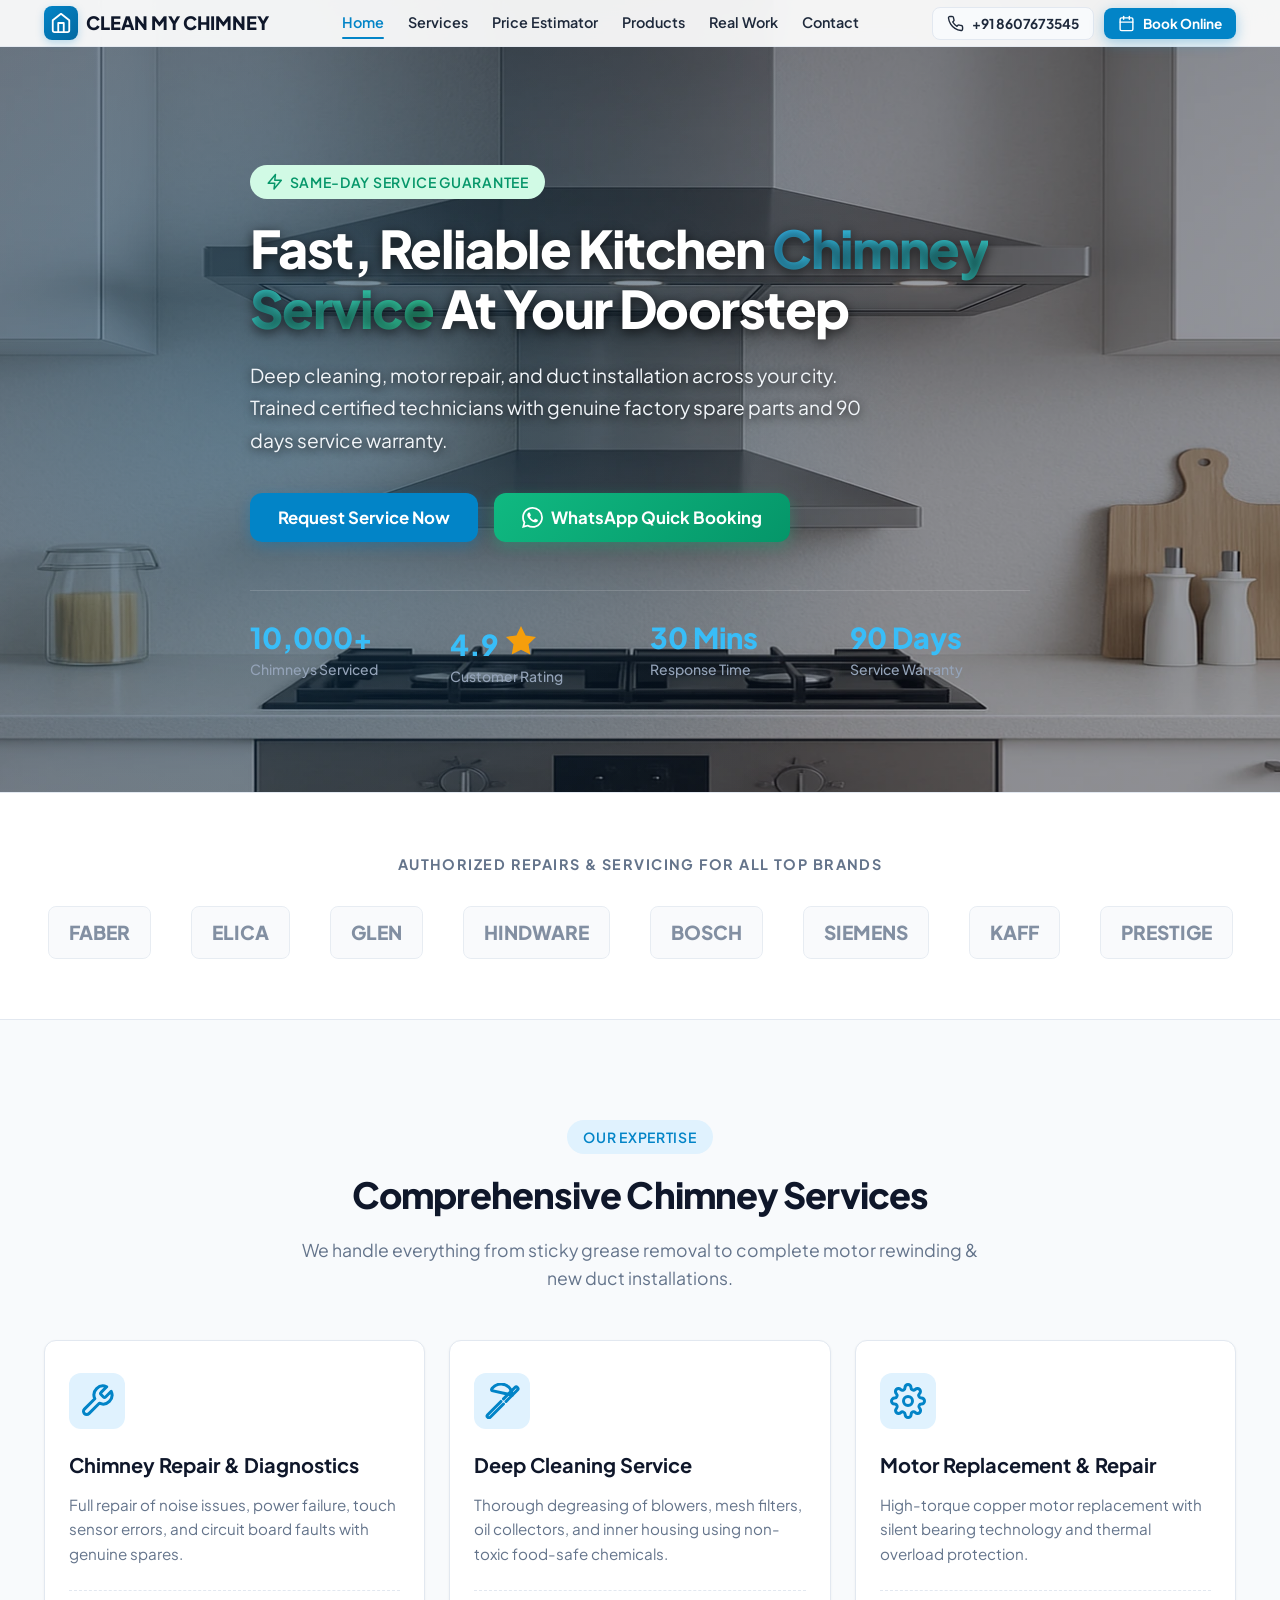
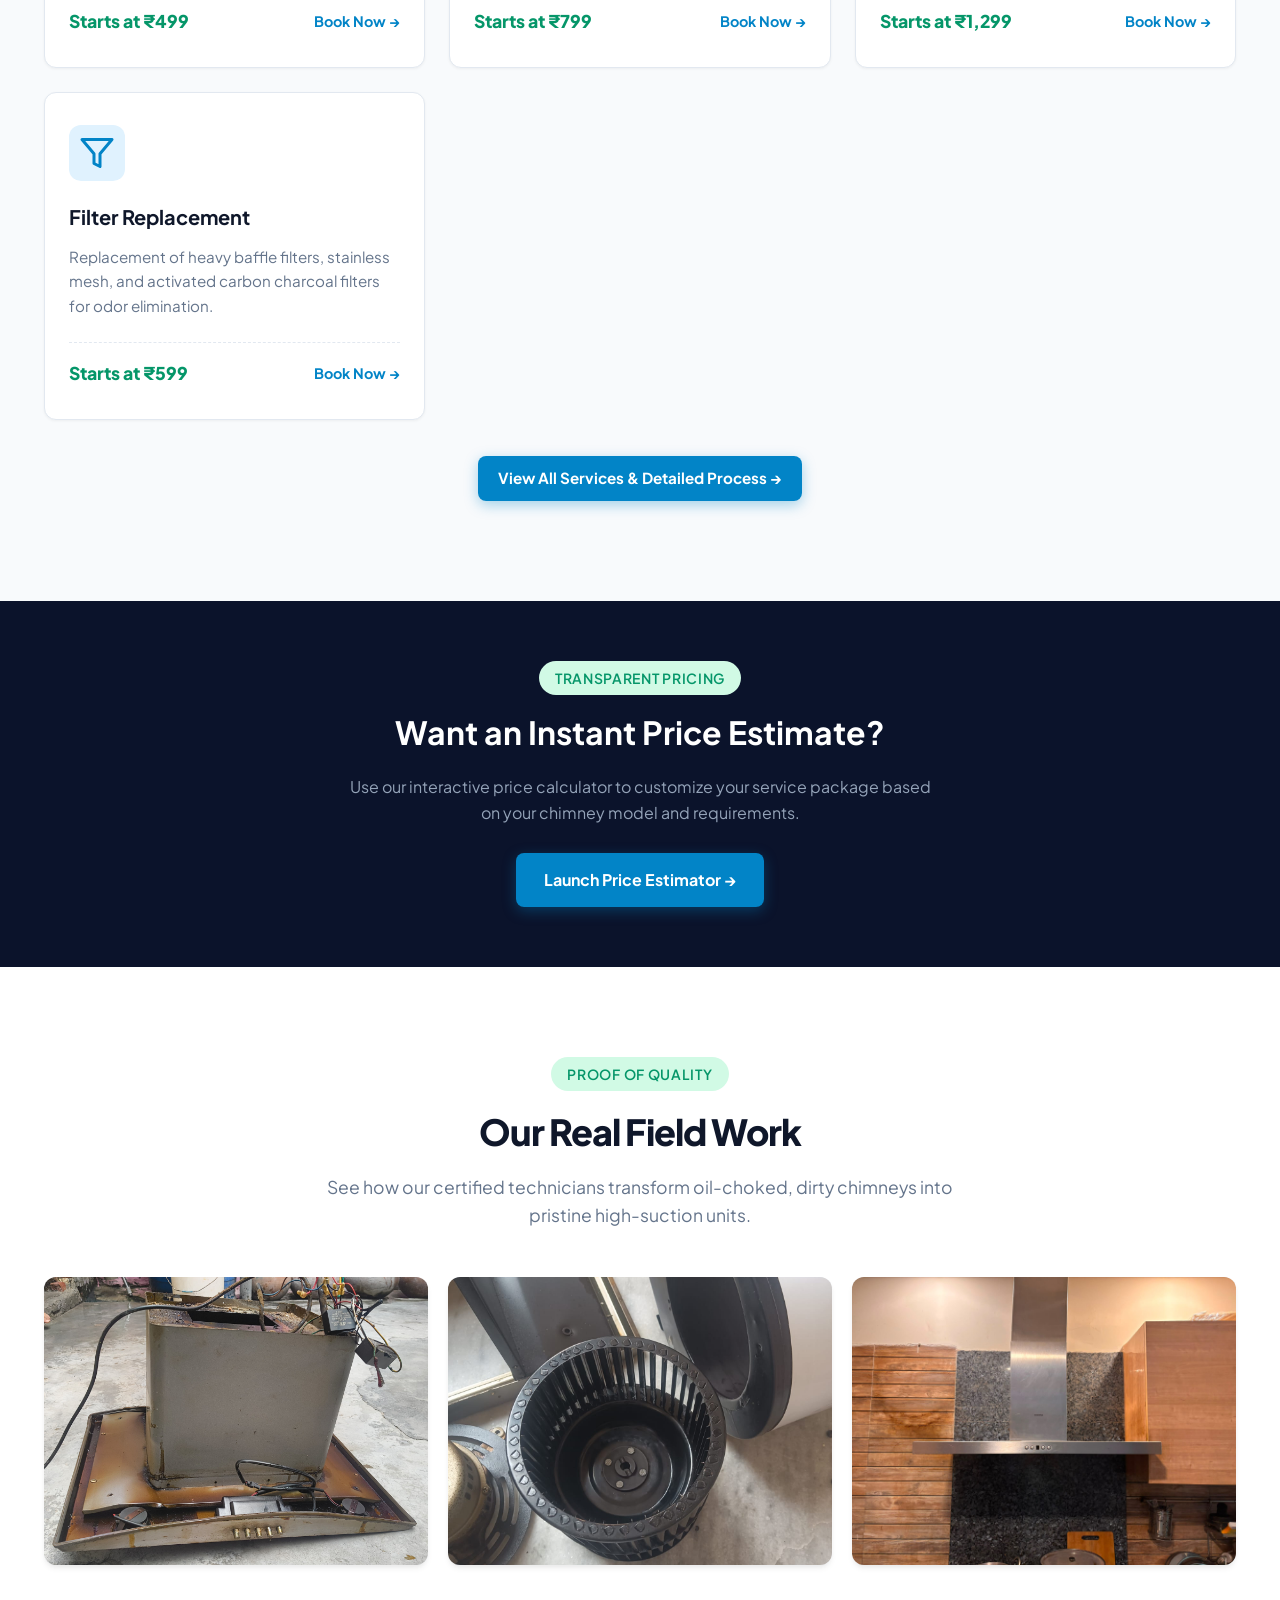
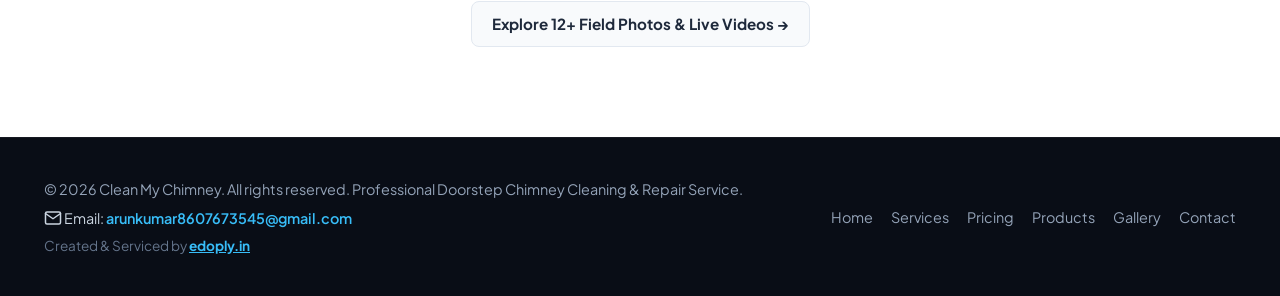
<file: index.html>
<!DOCTYPE html>
<html lang="en">

<head>
  <meta charset="UTF-8" />
  <meta name="viewport" content="width=device-width, initial-scale=1.0, maximum-scale=1.0, user-scalable=no" />
  <title>Clean My Chimney - Professional Chimney Cleaning, Repair & Service</title>
  <meta name="description"
    content="Fast doorstep kitchen chimney cleaning, motor repair, and duct installation service. Certified technicians, genuine parts, and same-day service." />

  <!-- Fonts -->
  <link rel="preconnect" href="https://fonts.googleapis.com">
  <link rel="preconnect" href="https://fonts.gstatic.com" crossorigin>
  <link href="https://fonts.googleapis.com/css2?family=Plus+Jakarta+Sans:wght@400;500;600;700;800&display=swap"
    rel="stylesheet">

  <!-- Stylesheet -->
  <link rel="stylesheet" href="style/clean.css" />
</head>

<body>
  <!-- Navigation Bar -->
  <nav class="navbar" id="navbar">
    <div class="container">
      <div class="nav-brand" onclick="window.location.href='index.html'">
        <span class="logo-icon">
          <svg class="icon-svg" viewBox="0 0 24 24" fill="none" stroke="currentColor" stroke-width="2"
            stroke-linecap="round" stroke-linejoin="round">
            <path d="m3 9 9-7 9 7v11a2 2 0 0 1-2 2H5a2 2 0 0 1-2-2z" />
            <polyline points="9 22 9 12 15 12 15 22" />
          </svg>
        </span>
        <span>CLEAN MY CHIMNEY</span>
      </div>

      <div class="nav-menu">
        <a href="index.html" class="active">Home</a>
        <a href="services.html">Services</a>
        <a href="pricing.html">Price Estimator</a>
        <a href="products.html">Products</a>
        <a href="gallery.html">Real Work</a>
        <a href="contact.html">Contact</a>
      </div>

      <div class="nav-buttons">
        <button class="btn btn-phone" onclick="window.location.href='tel:+918607673545'">
          <svg class="icon-svg" viewBox="0 0 24 24" fill="none" stroke="currentColor" stroke-width="2"
            stroke-linecap="round" stroke-linejoin="round">
            <path
              d="M22 16.92v3a2 2 0 0 1-2.18 2 19.79 19.79 0 0 1-8.63-3.07 19.5 19.5 0 0 1-6-6 19.79 19.79 0 0 1-3.07-8.67A2 2 0 0 1 4.11 2h3a2 2 0 0 1 2 1.72 12.84 12.84 0 0 0 .7 2.81 2 2 0 0 1-.45 2.11L8.09 9.91a16 16 0 0 0 6 6l1.27-1.27a2 2 0 0 1 2.11-.45 12.84 12.84 0 0 0 2.81.7A2 2 0 0 1 22 16.92z" />
          </svg>
          +91 8607673545
        </button>
        <button class="btn btn-book" onclick="window.location.href='contact.html#booking-form'">
          <svg class="icon-svg" viewBox="0 0 24 24" fill="none" stroke="currentColor" stroke-width="2"
            stroke-linecap="round" stroke-linejoin="round">
            <rect x="3" y="4" width="18" height="18" rx="2" ry="2" />
            <line x1="16" y1="2" x2="16" y2="6" />
            <line x1="8" y1="2" x2="8" y2="6" />
            <line x1="3" y1="10" x2="21" y2="10" />
          </svg>
          Book Online
        </button>
      </div>

      <button class="mobile-toggle" id="mobileToggle" aria-label="Toggle Navigation Menu">
        <svg class="icon-svg" viewBox="0 0 24 24" fill="none" stroke="currentColor" stroke-width="2"
          stroke-linecap="round" stroke-linejoin="round">
          <line x1="3" y1="12" x2="21" y2="12" />
          <line x1="3" y1="6" x2="21" y2="6" />
          <line x1="3" y1="18" x2="21" y2="18" />
        </svg>
      </button>
    </div>
  </nav>

  <!-- Mobile Navigation Drawer -->
  <div class="mobile-drawer" id="mobileDrawer">
    <div class="mobile-drawer-header">
      <div class="nav-brand">
        <span class="logo-icon">
          <svg class="icon-svg" viewBox="0 0 24 24" fill="none" stroke="currentColor" stroke-width="2"
            stroke-linecap="round" stroke-linejoin="round">
            <path d="m3 9 9-7 9 7v11a2 2 0 0 1-2 2H5a2 2 0 0 1-2-2z" />
            <polyline points="9 22 9 12 15 12 15 22" />
          </svg>
        </span>
        <span>CLEAN MY CHIMNEY</span>
      </div>
      <button class="mobile-drawer-close" id="drawerClose">
        <svg class="icon-svg" viewBox="0 0 24 24" fill="none" stroke="currentColor" stroke-width="2"
          stroke-linecap="round" stroke-linejoin="round">
          <line x1="18" y1="6" x2="6" y2="18" />
          <line x1="6" y1="6" x2="18" y2="18" />
        </svg>
      </button>
    </div>
    <div class="mobile-drawer-menu">
      <a href="index.html" class="active">Home</a>
      <a href="services.html">Services</a>
      <a href="pricing.html">Price Estimator</a>
      <a href="products.html">Products & Accessories</a>
      <a href="gallery.html">Real Work Showcase</a>
      <a href="contact.html">Contact & Booking</a>
    </div>
    <div style="margin-top: auto; display: flex; flex-direction: column; gap: 10px;">
      <button class="btn btn-phone" onclick="window.location.href='tel:+918607673545'">
        <svg class="icon-svg" viewBox="0 0 24 24" fill="none" stroke="currentColor" stroke-width="2"
          stroke-linecap="round" stroke-linejoin="round">
          <path
            d="M22 16.92v3a2 2 0 0 1-2.18 2 19.79 19.79 0 0 1-8.63-3.07 19.5 19.5 0 0 1-6-6 19.79 19.79 0 0 1-3.07-8.67A2 2 0 0 1 4.11 2h3a2 2 0 0 1 2 1.72 12.84 12.84 0 0 0 .7 2.81 2 2 0 0 1-.45 2.11L8.09 9.91a16 16 0 0 0 6 6l1.27-1.27a2 2 0 0 1 2.11-.45 12.84 12.84 0 0 0 2.81.7A2 2 0 0 1 22 16.92z" />
        </svg>
        Call Support
      </button>
      <button class="btn btn-whatsapp" onclick="window.open('https://wa.me/918607673545', '_blank')">
        <svg class="icon-svg" viewBox="0 0 24 24" fill="currentColor">
          <path
            d="M17.472 14.382c-.297-.149-1.758-.867-2.03-.967-.273-.099-.471-.148-.67.15-.197.297-.767.966-.94 1.164-.173.199-.347.223-.644.075-.297-.15-1.255-.463-2.39-1.475-.883-.788-1.48-1.761-1.653-2.059-.173-.297-.018-.458.13-.606.134-.133.297-.347.446-.521.151-.172.2-.296.3-.495.099-.198.05-.372-.025-.521-.075-.148-.669-1.611-.916-2.206-.242-.579-.487-.501-.669-.51l-.57-.01c-.198 0-.52.074-.792.372s-1.04 1.016-1.04 2.479 1.065 2.876 1.213 3.074c.149.198 2.095 3.2 5.076 4.487.709.306 1.263.489 1.694.626.712.226 1.36.194 1.872.118.571-.085 1.758-.719 2.006-1.413.248-.695.248-1.29.173-1.414-.074-.124-.272-.198-.57-.347m-5.421 7.403h-.004a9.87 9.87 0 01-5.031-1.378l-.361-.214-3.741.982.998-3.648-.235-.374a9.86 9.86 0 01-1.51-5.26c.001-5.45 4.436-9.884 9.888-9.884 2.64 0 5.122 1.03 6.988 2.898a9.825 9.825 0 012.893 6.99c-.002 5.45-4.437 9.884-9.885 9.884m8.413-18.297A11.815 11.815 0 0012.05 0C5.495 0 .16 5.335.157 11.892c0 2.096.547 4.142 1.588 5.945L.057 24l6.305-1.654a11.882 11.882 0 005.683 1.448h.005c6.554 0 11.89-5.335 11.893-11.893a11.821 11.821 0 00-3.48-8.413" />
        </svg>
        WhatsApp Us
      </button>
    </div>
  </div>
  <div class="drawer-backdrop" id="drawerBackdrop"></div>

  <!-- Hero Section -->
  <section class="hero" id="home">
    <div class="hero-overlay"></div>
    <div class="container">
      <div class="hero-content">
        <div class="hero-badge">
          <span class="badge badge-accent">
            <svg class="icon-svg" viewBox="0 0 24 24" fill="none" stroke="currentColor" stroke-width="2"
              stroke-linecap="round" stroke-linejoin="round">
              <polygon points="13 2 3 14 12 14 11 22 21 10 12 10 13 2" />
            </svg>
            Same-Day Service Guarantee
          </span>
        </div>
        <h1>Fast, Reliable Kitchen <span>Chimney Service</span> At Your Doorstep</h1>
        <p>
          Deep cleaning, motor repair, and duct installation across your city.
          Trained certified technicians with genuine factory spare parts and 90 days service warranty.
        </p>

        <div class="hero-ctas">
          <button class="btn btn-book" onclick="window.location.href='contact.html#booking-form'">
            Request Service Now
          </button>
          <button class="btn btn-whatsapp"
            onclick="window.open('https://wa.me/918607673545?text=Hi%2C%20I%20want%20to%20book%20a%20Chimney%20Service', '_blank')">
            <svg class="icon-svg" viewBox="0 0 24 24" fill="currentColor">
              <path
                d="M17.472 14.382c-.297-.149-1.758-.867-2.03-.967-.273-.099-.471-.148-.67.15-.197.297-.767.966-.94 1.164-.173.199-.347.223-.644.075-.297-.15-1.255-.463-2.39-1.475-.883-.788-1.48-1.761-1.653-2.059-.173-.297-.018-.458.13-.606.134-.133.297-.347.446-.521.151-.172.2-.296.3-.495.099-.198.05-.372-.025-.521-.075-.148-.669-1.611-.916-2.206-.242-.579-.487-.501-.669-.51l-.57-.01c-.198 0-.52.074-.792.372s-1.04 1.016-1.04 2.479 1.065 2.876 1.213 3.074c.149.198 2.095 3.2 5.076 4.487.709.306 1.263.489 1.694.626.712.226 1.36.194 1.872.118.571-.085 1.758-.719 2.006-1.413.248-.695.248-1.29.173-1.414-.074-.124-.272-.198-.57-.347m-5.421 7.403h-.004a9.87 9.87 0 01-5.031-1.378l-.361-.214-3.741.982.998-3.648-.235-.374a9.86 9.86 0 01-1.51-5.26c.001-5.45 4.436-9.884 9.888-9.884 2.64 0 5.122 1.03 6.988 2.898a9.825 9.825 0 012.893 6.99c-.002 5.45-4.437 9.884-9.885 9.884m8.413-18.297A11.815 11.815 0 0012.05 0C5.495 0 .16 5.335.157 11.892c0 2.096.547 4.142 1.588 5.945L.057 24l6.305-1.654a11.882 11.882 0 005.683 1.448h.005c6.554 0 11.89-5.335 11.893-11.893a11.821 11.821 0 00-3.48-8.413" />
            </svg>
            WhatsApp Quick Booking
          </button>
        </div>

        <div class="stats-bar">
          <div class="stat-item">
            <span class="stat-number">10,000+</span>
            <span class="stat-label">Chimneys Serviced</span>
          </div>
          <div class="stat-item">
            <span class="stat-number">4.9
              <svg class="icon-svg" style="color: #f59e0b; vertical-align: -0.1em;" viewBox="0 0 24 24"
                fill="currentColor">
                <polygon
                  points="12 2 15.09 8.26 22 9.27 17 14.14 18.18 21.02 12 17.77 5.82 21.02 7 14.14 2 9.27 8.91 8.26 12 2" />
              </svg>
            </span>
            <span class="stat-label">Customer Rating</span>
          </div>
          <div class="stat-item">
            <span class="stat-number">30 Mins</span>
            <span class="stat-label">Response Time</span>
          </div>
          <div class="stat-item">
            <span class="stat-number">90 Days</span>
            <span class="stat-label">Service Warranty</span>
          </div>
        </div>
      </div>
    </div>
  </section>

  <!-- Brands Section -->
  <div class="brands-section">
    <div class="container">
      <p class="brands-title">Authorized Repairs & Servicing For All Top Brands</p>
      <div class="brands-flex">
        <span class="brand-pill">FABER</span>
        <span class="brand-pill">ELICA</span>
        <span class="brand-pill">GLEN</span>
        <span class="brand-pill">HINDWARE</span>
        <span class="brand-pill">BOSCH</span>
        <span class="brand-pill">SIEMENS</span>
        <span class="brand-pill">KAFF</span>
        <span class="brand-pill">PRESTIGE</span>
      </div>
    </div>
  </div>

  <!-- Services Overview Section -->
  <section class="services" id="services">
    <div class="container">
      <div class="badge badge-primary" style="margin: 0 auto 12px; display: table;">Our Expertise</div>
      <h2 class="section-title">Comprehensive Chimney Services</h2>
      <p class="section-subtitle">
        We handle everything from sticky grease removal to complete motor rewinding & new duct installations.
      </p>

      <div class="services-grid">
        <div class="service-card">
          <div class="service-icon">
            <svg class="icon-svg-lg" viewBox="0 0 24 24" fill="none" stroke="currentColor" stroke-width="2"
              stroke-linecap="round" stroke-linejoin="round">
              <path
                d="M14.7 6.3a1 1 0 0 0 0 1.4l1.6 1.6a1 1 0 0 0 1.4 0l3.77-3.77a6 6 0 0 1-7.94 7.94l-6.91 6.91a2.12 2.12 0 0 1-3-3l6.91-6.91a6 6 0 0 1 7.94-7.94l-3.76 3.76z" />
            </svg>
          </div>
          <h3>Chimney Repair & Diagnostics</h3>
          <p>Full repair of noise issues, power failure, touch sensor errors, and circuit board faults with genuine
            spares.</p>
          <div class="service-card-footer">
            <span class="service-price">Starts at ₹499</span>
            <button class="btn-link" onclick="selectServiceAndBook('repair')">Book Now &rarr;</button>
          </div>
        </div>

        <div class="service-card">
          <div class="service-icon">
            <svg class="icon-svg-lg" viewBox="0 0 24 24" fill="none" stroke="currentColor" stroke-width="2"
              stroke-linecap="round" stroke-linejoin="round">
              <path d="m13 14-8.85 8.85a1.2 1.2 0 0 1-1.7-1.7L11.3 12.3" />
              <path d="M18.8 8.1C18.8 4 15.5.7 11.4.7c-2.4 0-4.6 1.1-6.1 3-.3.4-.3 1 0 1.4L18.8 8.1z" />
              <path d="M14.7 12.3 22.3 4.7a1.2 1.2 0 0 0-1.7-1.7l-7.6 7.6" />
            </svg>
          </div>
          <h3>Deep Cleaning Service</h3>
          <p>Thorough degreasing of blowers, mesh filters, oil collectors, and inner housing using non-toxic food-safe
            chemicals.</p>
          <div class="service-card-footer">
            <span class="service-price">Starts at ₹799</span>
            <button class="btn-link" onclick="selectServiceAndBook('cleaning')">Book Now &rarr;</button>
          </div>
        </div>

        <div class="service-card">
          <div class="service-icon">
            <svg class="icon-svg-lg" viewBox="0 0 24 24" fill="none" stroke="currentColor" stroke-width="2"
              stroke-linecap="round" stroke-linejoin="round">
              <circle cx="12" cy="12" r="3" />
              <path
                d="M19.4 15a1.65 1.65 0 0 0 .33 1.82l.06.06a2 2 0 0 1 0 2.83 2 2 0 0 1-2.83 0l-.06-.06a1.65 1.65 0 0 0-1.82-.33 1.65 1.65 0 0 0-1 1.51V21a2 2 0 0 1-2 2 2 2 0 0 1-2-2v-.09A1.65 1.65 0 0 0 9 19.4a1.65 1.65 0 0 0-1.82.33l-.06.06a2 2 0 0 1-2.83 0 2 2 0 0 1 0-2.83l.06-.06a1.65 1.65 0 0 0 .33-1.82 1.65 1.65 0 0 0-1.51-1H3a2 2 0 0 1-2-2 2 2 0 0 1 2-2h.09A1.65 1.65 0 0 0 4.6 9a1.65 1.65 0 0 0-.33-1.82l-.06-.06a2 2 0 0 1 0-2.83 2 2 0 0 1 2.83 0l.06.06a1.65 1.65 0 0 0 1.82.33H9a1.65 1.65 0 0 0 1-1.51V3a2 2 0 0 1 2-2 2 2 0 0 1 2 2v.09a1.65 1.65 0 0 0 1 1.51 1.65 1.65 0 0 0 1.82-.33l.06-.06a2 2 0 0 1 2.83 0 2 2 0 0 1 0 2.83l-.06.06a1.65 1.65 0 0 0-.33 1.82V9a1.65 1.65 0 0 0 1.51 1H21a2 2 0 0 1 2 2 2 2 0 0 1-2 2h-.09a1.65 1.65 0 0 0-1.51 1z" />
            </svg>
          </div>
          <h3>Motor Replacement & Repair</h3>
          <p>High-torque copper motor replacement with silent bearing technology and thermal overload protection.</p>
          <div class="service-card-footer">
            <span class="service-price">Starts at ₹1,299</span>
            <button class="btn-link" onclick="selectServiceAndBook('motor')">Book Now &rarr;</button>
          </div>
        </div>

        <div class="service-card">
          <div class="service-icon">
            <svg class="icon-svg-lg" viewBox="0 0 24 24" fill="none" stroke="currentColor" stroke-width="2"
              stroke-linecap="round" stroke-linejoin="round">
              <polygon points="22 3 2 3 10 12.46 10 19 14 21 14 12.46 22 3" />
            </svg>
          </div>
          <h3>Filter Replacement</h3>
          <p>Replacement of heavy baffle filters, stainless mesh, and activated carbon charcoal filters for odor
            elimination.</p>
          <div class="service-card-footer">
            <span class="service-price">Starts at ₹599</span>
            <button class="btn-link" onclick="selectServiceAndBook('filter')">Book Now &rarr;</button>
          </div>
        </div>
      </div>

      <div style="text-align: center; margin-top: 36px;">
        <a href="services.html" class="btn btn-primary">View All Services &amp; Detailed Process &rarr;</a>
      </div>
    </div>
  </section>

  <!-- Interactive Estimator Teaser -->
  <section class="calculator-section" style="background: #0b132b; padding: 60px 0;">
    <div class="container" style="text-align: center;">
      <span class="badge badge-accent" style="margin-bottom: 12px; display: inline-block;">Transparent Pricing</span>
      <h2 style="font-size: 2rem; color: #ffffff; margin-bottom: 16px;">Want an Instant Price Estimate?</h2>
      <p style="color: #94a3b8; max-width: 600px; margin: 0 auto 28px;">
        Use our interactive price calculator to customize your service package based on your chimney model and
        requirements.
      </p>
      <a href="pricing.html" class="btn btn-book" style="padding: 14px 28px; font-size: 1rem;">
        Launch Price Estimator &rarr;
      </a>
    </div>
  </section>

  <!-- Real Work Teaser Section -->
  <section class="gallery-section">
    <div class="container">
      <div class="badge badge-accent" style="margin: 0 auto 12px; display: table;">Proof of Quality</div>
      <h2 class="section-title">Our Real Field Work</h2>
      <p class="section-subtitle">
        See how our certified technicians transform oil-choked, dirty chimneys into pristine high-suction units.
      </p>

      <div class="gallery-grid" style="grid-template-columns: repeat(auto-fit, minmax(280px, 1fr));">
        <div class="gallery-item" data-img="images/1.jpeg">
          <img src="images/1.jpeg" alt="Chimney Service Disassembly" loading="lazy" />
          <div class="gallery-overlay">
            <div class="gallery-title">Grease Scraping & Disassembly</div>
            <div class="gallery-desc">Full internal overhaul during servicing</div>
          </div>
        </div>
        <div class="gallery-item" data-img="images/2.jpeg">
          <img src="images/2.jpeg" alt="Blower Fan Cleaning" loading="lazy" />
          <div class="gallery-overlay">
            <div class="gallery-title">Blower Fan & Motor Housing</div>
            <div class="gallery-desc">Deep cleaning of heavy oil build-up</div>
          </div>
        </div>
        <div class="gallery-item" data-img="images/3.jpeg">
          <img src="images/3.jpeg" alt="Installed Siemens Chimney" loading="lazy" />
          <div class="gallery-overlay">
            <div class="gallery-title">Finished Kitchen Installation</div>
            <div class="gallery-desc">Flawless setup with concealed ducting</div>
          </div>
        </div>
      </div>

      <div style="text-align: center; margin-top: 36px;">
        <a href="gallery.html" class="btn btn-phone">Explore 12+ Field Photos &amp; Live Videos &rarr;</a>
      </div>
    </div>
  </section>

  <!-- Footer -->
  <footer class="footer">
    <div class="container">
      <div class="footer-info">
        <p>&copy; 2026 Clean My Chimney. All rights reserved. Professional Doorstep Chimney Cleaning &amp; Repair
          Service.</p>
        <p class="footer-email">
          <svg class="icon-svg" viewBox="0 0 24 24" fill="none" stroke="currentColor" stroke-width="2"
            stroke-linecap="round" stroke-linejoin="round">
            <path d="M4 4h16c1.1 0 2 .9 2 2v12c0 1.1-.9 2-2 2H4c-1.1 0-2-.9-2-2V6c0-1.1.9-2 2-2z" />
            <polyline points="22,6 12,13 2,6" />
          </svg>
          Email: <a href="mailto:arunkumar8607673545@gmail.com"
            class="footer-email-link">arunkumar8607673545@gmail.com</a>
        </p>
        <p class="footer-credit">
          Created &amp; Serviced by <a href="https://edoply.in" target="_blank" rel="noopener noreferrer"
            class="credit-link">edoply.in</a>
        </p>
      </div>
      <div class="footer-links">
        <a href="index.html" style="margin-right: 16px;">Home</a>
        <a href="services.html" style="margin-right: 16px;">Services</a>
        <a href="pricing.html" style="margin-right: 16px;">Pricing</a>
        <a href="products.html" style="margin-right: 16px;">Products</a>
        <a href="gallery.html" style="margin-right: 16px;">Gallery</a>
        <a href="contact.html">Contact</a>
      </div>
    </div>
  </footer>

  <!-- Mobile Sticky Bottom Action Bar -->
  <div class="mobile-sticky-bar">
    <button class="btn btn-phone" onclick="window.location.href='tel:+918607673545'">
      <svg class="icon-svg" viewBox="0 0 24 24" fill="none" stroke="currentColor" stroke-width="2"
        stroke-linecap="round" stroke-linejoin="round">
        <path
          d="M22 16.92v3a2 2 0 0 1-2.18 2 19.79 19.79 0 0 1-8.63-3.07 19.5 19.5 0 0 1-6-6 19.79 19.79 0 0 1-3.07-8.67A2 2 0 0 1 4.11 2h3a2 2 0 0 1 2 1.72 12.84 12.84 0 0 0 .7 2.81 2 2 0 0 1-.45 2.11L8.09 9.91a16 16 0 0 0 6 6l1.27-1.27a2 2 0 0 1 2.11-.45 12.84 12.84 0 0 0 2.81.7A2 2 0 0 1 22 16.92z" />
      </svg>
      Call Now
    </button>
    <button class="btn btn-whatsapp"
      onclick="window.open('https://wa.me/918607673545?text=Hi%2C%20I%20want%20to%20book%20a%20Chimney%20Service', '_blank')">
      <svg class="icon-svg" viewBox="0 0 24 24" fill="currentColor">
        <path
          d="M17.472 14.382c-.297-.149-1.758-.867-2.03-.967-.273-.099-.471-.148-.67.15-.197.297-.767.966-.94 1.164-.173.199-.347.223-.644.075-.297-.15-1.255-.463-2.39-1.475-.883-.788-1.48-1.761-1.653-2.059-.173-.297-.018-.458.13-.606.134-.133.297-.347.446-.521.151-.172.2-.296.3-.495.099-.198.05-.372-.025-.521-.075-.148-.669-1.611-.916-2.206-.242-.579-.487-.501-.669-.51l-.57-.01c-.198 0-.52.074-.792.372s-1.04 1.016-1.04 2.479 1.065 2.876 1.213 3.074c.149.198 2.095 3.2 5.076 4.487.709.306 1.263.489 1.694.626.712.226 1.36.194 1.872.118.571-.085 1.758-.719 2.006-1.413.248-.695.248-1.29.173-1.414-.074-.124-.272-.198-.57-.347m-5.421 7.403h-.004a9.87 9.87 0 01-5.031-1.378l-.361-.214-3.741.982.998-3.648-.235-.374a9.86 9.86 0 01-1.51-5.26c.001-5.45 4.436-9.884 9.888-9.884 2.64 0 5.122 1.03 6.988 2.898a9.825 9.825 0 012.893 6.99c-.002 5.45-4.437 9.884-9.885 9.884m8.413-18.297A11.815 11.815 0 0012.05 0C5.495 0 .16 5.335.157 11.892c0 2.096.547 4.142 1.588 5.945L.057 24l6.305-1.654a11.882 11.882 0 005.683 1.448h.005c6.554 0 11.89-5.335 11.893-11.893a11.821 11.821 0 00-3.48-8.413" />
      </svg>
      WhatsApp
    </button>
  </div>

  <!-- Toast Notification Container -->
  <div class="toast-notification" id="toastNotification">
    <svg class="icon-svg" style="color: #10b981; font-size: 1.25rem;" viewBox="0 0 24 24" fill="none"
      stroke="currentColor" stroke-width="2" stroke-linecap="round" stroke-linejoin="round">
      <polyline points="20 6 9 17 4 12" />
    </svg>
    <span id="toastMsg">Your request has been received!</span>
  </div>

  <!-- Script -->
  <script src="style/clean.js"></script>
</body>

</html>
</file>
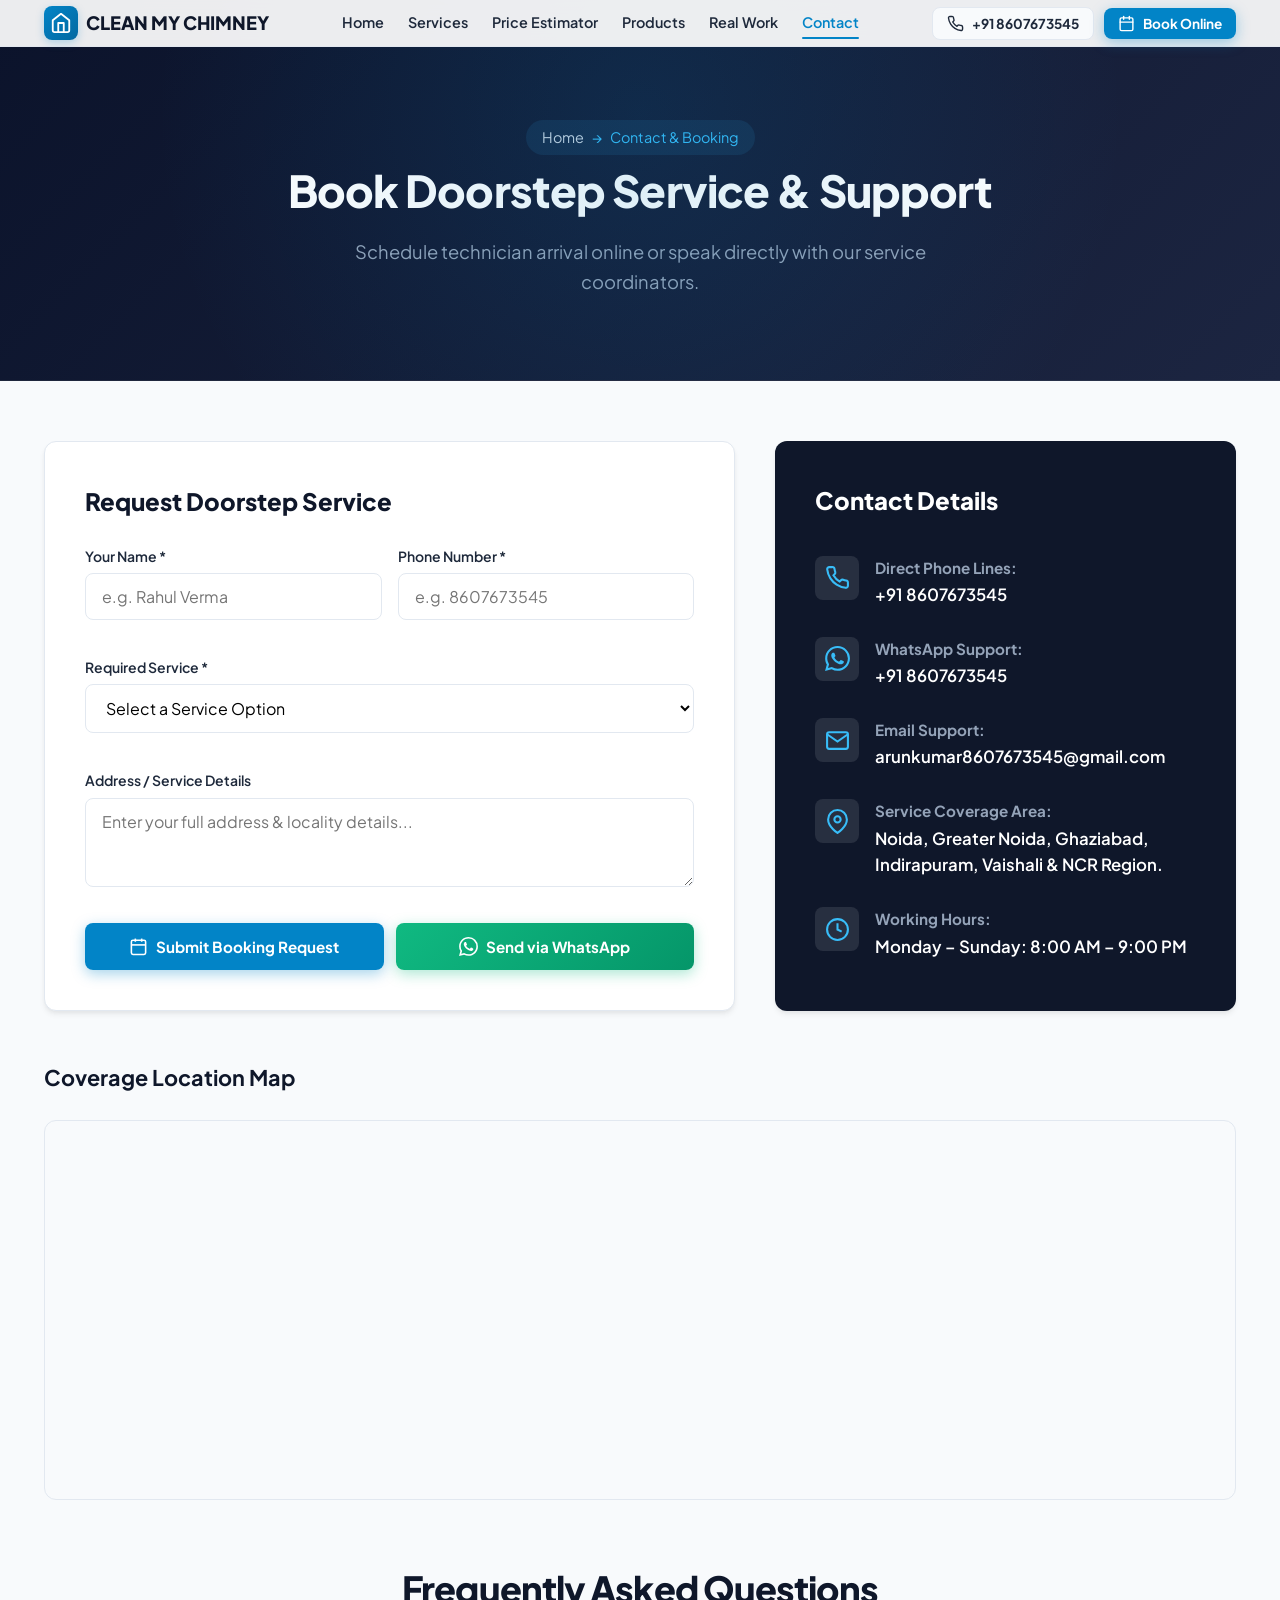
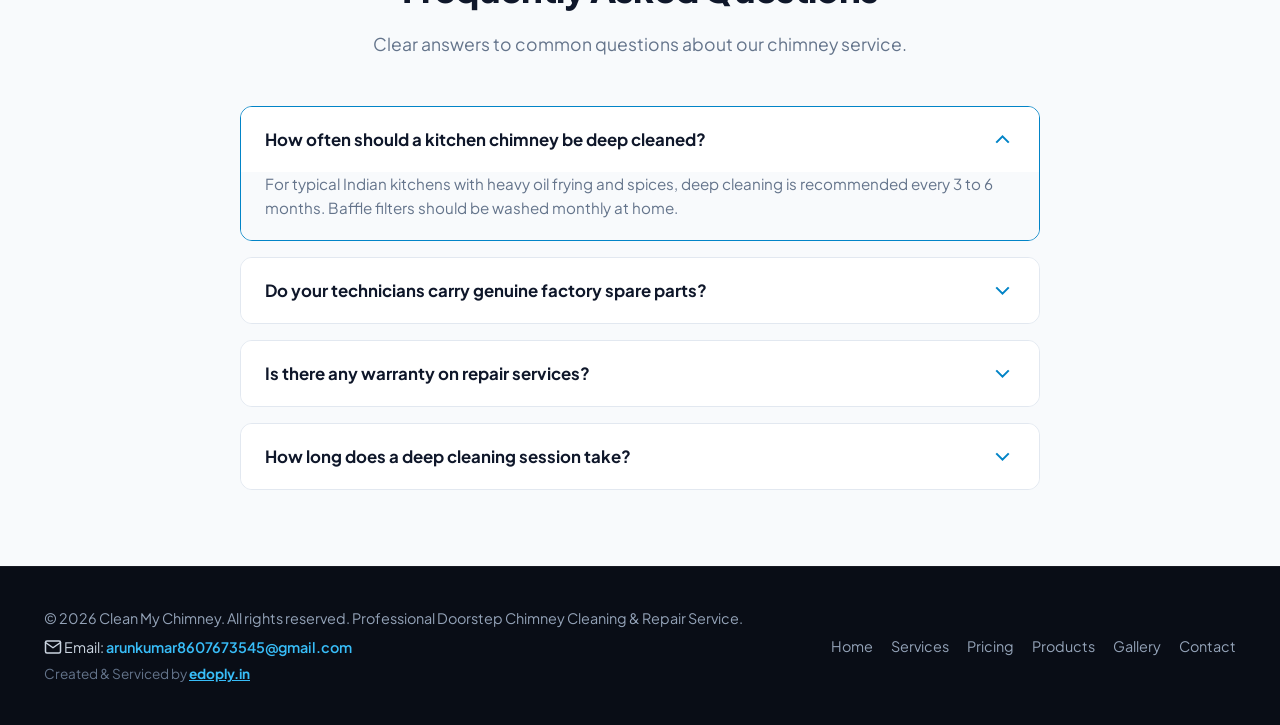
<file: contact.html>
<!DOCTYPE html>
<html lang="en">

<head>
  <meta charset="UTF-8" />
  <meta name="viewport" content="width=device-width, initial-scale=1.0, maximum-scale=1.0, user-scalable=no" />
  <title>Contact & Booking - Clean My Chimney | Schedule Service Online</title>
  <meta name="description"
    content="Book doorstep kitchen chimney cleaning & repair service online. Same-day service availability across Noida, Greater Noida, Ghaziabad & NCR." />

  <!-- Fonts -->
  <link rel="preconnect" href="https://fonts.googleapis.com">
  <link rel="preconnect" href="https://fonts.gstatic.com" crossorigin>
  <link href="https://fonts.googleapis.com/css2?family=Plus+Jakarta+Sans:wght@400;500;600;700;800&display=swap"
    rel="stylesheet">

  <!-- Stylesheet -->
  <link rel="stylesheet" href="style/clean.css" />
</head>

<body>
  <!-- Navigation Bar -->
  <nav class="navbar" id="navbar">
    <div class="container">
      <div class="nav-brand" onclick="window.location.href='index.html'">
        <span class="logo-icon">
          <svg class="icon-svg" viewBox="0 0 24 24" fill="none" stroke="currentColor" stroke-width="2" stroke-linecap="round" stroke-linejoin="round"><path d="m3 9 9-7 9 7v11a2 2 0 0 1-2 2H5a2 2 0 0 1-2-2z"/><polyline points="9 22 9 12 15 12 15 22"/></svg>
        </span>
        <span>CLEAN MY CHIMNEY</span>
      </div>

      <div class="nav-menu">
        <a href="index.html">Home</a>
        <a href="services.html">Services</a>
        <a href="pricing.html">Price Estimator</a>
        <a href="products.html">Products</a>
        <a href="gallery.html">Real Work</a>
        <a href="contact.html" class="active">Contact</a>
      </div>

      <div class="nav-buttons">
        <button class="btn btn-phone" onclick="window.location.href='tel:+918607673545'">
          <svg class="icon-svg" viewBox="0 0 24 24" fill="none" stroke="currentColor" stroke-width="2" stroke-linecap="round" stroke-linejoin="round"><path d="M22 16.92v3a2 2 0 0 1-2.18 2 19.79 19.79 0 0 1-8.63-3.07 19.5 19.5 0 0 1-6-6 19.79 19.79 0 0 1-3.07-8.67A2 2 0 0 1 4.11 2h3a2 2 0 0 1 2 1.72 12.84 12.84 0 0 0 .7 2.81 2 2 0 0 1-.45 2.11L8.09 9.91a16 16 0 0 0 6 6l1.27-1.27a2 2 0 0 1 2.11-.45 12.84 12.84 0 0 0 2.81.7A2 2 0 0 1 22 16.92z"/></svg>
          +91 8607673545
        </button>
        <button class="btn btn-book" onclick="window.location.href='contact.html#booking-form'">
          <svg class="icon-svg" viewBox="0 0 24 24" fill="none" stroke="currentColor" stroke-width="2" stroke-linecap="round" stroke-linejoin="round"><rect x="3" y="4" width="18" height="18" rx="2" ry="2"/><line x1="16" y1="2" x2="16" y2="6"/><line x1="8" y1="2" x2="8" y2="6"/><line x1="3" y1="10" x2="21" y2="10"/></svg>
          Book Online
        </button>
      </div>

      <button class="mobile-toggle" id="mobileToggle" aria-label="Toggle Navigation Menu">
        <svg class="icon-svg" viewBox="0 0 24 24" fill="none" stroke="currentColor" stroke-width="2" stroke-linecap="round" stroke-linejoin="round"><line x1="3" y1="12" x2="21" y2="12"/><line x1="3" y1="6" x2="21" y2="6"/><line x1="3" y1="18" x2="21" y2="18"/></svg>
      </button>
    </div>
  </nav>

  <!-- Mobile Navigation Drawer -->
  <div class="mobile-drawer" id="mobileDrawer">
    <div class="mobile-drawer-header">
      <div class="nav-brand">
        <span class="logo-icon">
          <svg class="icon-svg" viewBox="0 0 24 24" fill="none" stroke="currentColor" stroke-width="2" stroke-linecap="round" stroke-linejoin="round"><path d="m3 9 9-7 9 7v11a2 2 0 0 1-2 2H5a2 2 0 0 1-2-2z"/><polyline points="9 22 9 12 15 12 15 22"/></svg>
        </span>
        <span>CLEAN MY CHIMNEY</span>
      </div>
      <button class="mobile-drawer-close" id="drawerClose">
        <svg class="icon-svg" viewBox="0 0 24 24" fill="none" stroke="currentColor" stroke-width="2" stroke-linecap="round" stroke-linejoin="round"><line x1="18" y1="6" x2="6" y2="18"/><line x1="6" y1="6" x2="18" y2="18"/></svg>
      </button>
    </div>
    <div class="mobile-drawer-menu">
      <a href="index.html">Home</a>
      <a href="services.html">Services</a>
      <a href="pricing.html">Price Estimator</a>
      <a href="products.html">Products & Accessories</a>
      <a href="gallery.html">Real Work Showcase</a>
      <a href="contact.html" class="active">Contact & Booking</a>
    </div>
    <div style="margin-top: auto; display: flex; flex-direction: column; gap: 10px;">
      <button class="btn btn-phone" onclick="window.location.href='tel:+918607673545'">Call Support</button>
      <button class="btn btn-whatsapp" onclick="window.open('https://wa.me/918607673545', '_blank')">WhatsApp Us</button>
    </div>
  </div>
  <div class="drawer-backdrop" id="drawerBackdrop"></div>

  <!-- Page Header -->
  <header class="page-header">
    <div class="page-header-bg"></div>
    <div class="container">
      <div class="breadcrumb">
        <a href="index.html">Home</a> &rarr; <span>Contact &amp; Booking</span>
      </div>
      <h1>Book Doorstep Service &amp; Support</h1>
      <p>
        Schedule technician arrival online or speak directly with our service coordinators.
      </p>
    </div>
  </header>

  <!-- Contact & Booking Section -->
  <section class="contact" id="contact" style="padding: 60px 0;">
    <div class="container">
      <div class="contact-wrapper">
        <div class="contact-form" id="booking-form">
          <h3>Request Doorstep Service</h3>
          <form id="contactForm">
            <div class="form-grid">
              <div class="form-group">
                <label for="name">Your Name *</label>
                <input type="text" id="name" placeholder="e.g. Rahul Verma" required />
              </div>

              <div class="form-group">
                <label for="phone">Phone Number *</label>
                <input type="tel" id="phone" placeholder="e.g. 8607673545" required />
              </div>

              <div class="form-group full-width">
                <label for="service">Required Service *</label>
                <select id="service" required>
                  <option value="">Select a Service Option</option>
                  <option value="cleaning">Deep Chimney Cleaning (₹799+)</option>
                  <option value="repair">Repair &amp; Fault Diagnosis (₹499+)</option>
                  <option value="motor">Motor Repair / Replacement (₹1,299+)</option>
                  <option value="installation">Duct Fitting &amp; Installation (₹899+)</option>
                  <option value="filter">Filter Replacement (₹599+)</option>
                  <option value="relocation">Uninstallation &amp; Relocation (₹699+)</option>
                </select>
              </div>

              <div class="form-group full-width">
                <label for="message">Address / Service Details</label>
                <textarea id="message" rows="3" placeholder="Enter your full address &amp; locality details..."></textarea>
              </div>
            </div>

            <div class="btn-form-group">
              <button type="submit" class="btn btn-primary">
                <svg class="icon-svg" viewBox="0 0 24 24" fill="none" stroke="currentColor" stroke-width="2"><rect x="3" y="4" width="18" height="18" rx="2" ry="2"/><line x1="16" y1="2" x2="16" y2="6"/><line x1="8" y1="2" x2="8" y2="6"/><line x1="3" y1="10" x2="21" y2="10"/></svg>
                Submit Booking Request
              </button>
              <button type="button" class="btn btn-whatsapp" id="btnWhatsApp">
                <svg class="icon-svg" viewBox="0 0 24 24" fill="currentColor"><path d="M17.472 14.382c-.297-.149-1.758-.867-2.03-.967-.273-.099-.471-.148-.67.15-.197.297-.767.966-.94 1.164-.173.199-.347.223-.644.075-.297-.15-1.255-.463-2.39-1.475-.883-.788-1.48-1.761-1.653-2.059-.173-.297-.018-.458.13-.606.134-.133.297-.347.446-.521.151-.172.2-.296.3-.495.099-.198.05-.372-.025-.521-.075-.148-.669-1.611-.916-2.206-.242-.579-.487-.501-.669-.51l-.57-.01c-.198 0-.52.074-.792.372s-1.04 1.016-1.04 2.479 1.065 2.876 1.213 3.074c.149.198 2.095 3.2 5.076 4.487.709.306 1.263.489 1.694.626.712.226 1.36.194 1.872.118.571-.085 1.758-.719 2.006-1.413.248-.695.248-1.29.173-1.414-.074-.124-.272-.198-.57-.347m-5.421 7.403h-.004a9.87 9.87 0 01-5.031-1.378l-.361-.214-3.741.982.998-3.648-.235-.374a9.86 9.86 0 01-1.51-5.26c.001-5.45 4.436-9.884 9.888-9.884 2.64 0 5.122 1.03 6.988 2.898a9.825 9.825 0 012.893 6.99c-.002 5.45-4.437 9.884-9.885 9.884m8.413-18.297A11.815 11.815 0 0012.05 0C5.495 0 .16 5.335.157 11.892c0 2.096.547 4.142 1.588 5.945L.057 24l6.305-1.654a11.882 11.882 0 005.683 1.448h.005c6.554 0 11.89-5.335 11.893-11.893a11.821 11.821 0 00-3.48-8.413"/></svg>
                Send via WhatsApp
              </button>
            </div>
          </form>
        </div>

        <div class="contact-info">
          <h3>Contact Details</h3>

          <div class="info-item">
            <div class="info-icon">
              <svg class="icon-svg" viewBox="0 0 24 24" fill="none" stroke="currentColor" stroke-width="2"><path d="M22 16.92v3a2 2 0 0 1-2.18 2 19.79 19.79 0 0 1-8.63-3.07 19.5 19.5 0 0 1-6-6 19.79 19.79 0 0 1-3.07-8.67A2 2 0 0 1 4.11 2h3a2 2 0 0 1 2 1.72 12.84 12.84 0 0 0 .7 2.81 2 2 0 0 1-.45 2.11L8.09 9.91a16 16 0 0 0 6 6l1.27-1.27a2 2 0 0 1 2.11-.45 12.84 12.84 0 0 0 2.81.7A2 2 0 0 1 22 16.92z"/></svg>
            </div>
            <div class="info-text">
              <strong>Direct Phone Lines:</strong>
              <a href="tel:+918607673545">+91 8607673545</a>
            </div>
          </div>

          <div class="info-item">
            <div class="info-icon">
              <svg class="icon-svg" viewBox="0 0 24 24" fill="currentColor"><path d="M17.472 14.382c-.297-.149-1.758-.867-2.03-.967-.273-.099-.471-.148-.67.15-.197.297-.767.966-.94 1.164-.173.199-.347.223-.644.075-.297-.15-1.255-.463-2.39-1.475-.883-.788-1.48-1.761-1.653-2.059-.173-.297-.018-.458.13-.606.134-.133.297-.347.446-.521.151-.172.2-.296.3-.495.099-.198.05-.372-.025-.521-.075-.148-.669-1.611-.916-2.206-.242-.579-.487-.501-.669-.51l-.57-.01c-.198 0-.52.074-.792.372s-1.04 1.016-1.04 2.479 1.065 2.876 1.213 3.074c.149.198 2.095 3.2 5.076 4.487.709.306 1.263.489 1.694.626.712.226 1.36.194 1.872.118.571-.085 1.758-.719 2.006-1.413.248-.695.248-1.29.173-1.414-.074-.124-.272-.198-.57-.347m-5.421 7.403h-.004a9.87 9.87 0 01-5.031-1.378l-.361-.214-3.741.982.998-3.648-.235-.374a9.86 9.86 0 01-1.51-5.26c.001-5.45 4.436-9.884 9.888-9.884 2.64 0 5.122 1.03 6.988 2.898a9.825 9.825 0 012.893 6.99c-.002 5.45-4.437 9.884-9.885 9.884m8.413-18.297A11.815 11.815 0 0012.05 0C5.495 0 .16 5.335.157 11.892c0 2.096.547 4.142 1.588 5.945L.057 24l6.305-1.654a11.882 11.882 0 005.683 1.448h.005c6.554 0 11.89-5.335 11.893-11.893a11.821 11.821 0 00-3.48-8.413"/></svg>
            </div>
            <div class="info-text">
              <strong>WhatsApp Support:</strong>
              <a href="https://wa.me/918607673545" target="_blank">+91 8607673545</a>
            </div>
          </div>

          <div class="info-item">
            <div class="info-icon">
              <svg class="icon-svg" viewBox="0 0 24 24" fill="none" stroke="currentColor" stroke-width="2"><path d="M4 4h16c1.1 0 2 .9 2 2v12c0 1.1-.9 2-2 2H4c-1.1 0-2-.9-2-2V6c0-1.1.9-2 2-2z"/><polyline points="22,6 12,13 2,6"/></svg>
            </div>
            <div class="info-text">
              <strong>Email Support:</strong>
              <a href="mailto:arunkumar8607673545@gmail.com">arunkumar8607673545@gmail.com</a>
            </div>
          </div>

          <div class="info-item">
            <div class="info-icon">
              <svg class="icon-svg" viewBox="0 0 24 24" fill="none" stroke="currentColor" stroke-width="2"><path d="M21 10c0 7-9 13-9 13s-9-6-9-13a9 9 0 0 1 18 0z"/><circle cx="12" cy="10" r="3"/></svg>
            </div>
            <div class="info-text">
              <strong>Service Coverage Area:</strong>
              <p>Noida, Greater Noida, Ghaziabad, Indirapuram, Vaishali &amp; NCR Region.</p>
            </div>
          </div>

          <div class="info-item">
            <div class="info-icon">
              <svg class="icon-svg" viewBox="0 0 24 24" fill="none" stroke="currentColor" stroke-width="2"><circle cx="12" cy="12" r="10"/><polyline points="12 6 12 12 16 14"/></svg>
            </div>
            <div class="info-text">
              <strong>Working Hours:</strong>
              <p>Monday &ndash; Sunday: 8:00 AM &ndash; 9:00 PM</p>
            </div>
          </div>
        </div>
      </div>

      <!-- Service Map Embed -->
      <div style="margin-top: 50px;">
        <h3 style="font-size: 1.35rem; font-weight: 700; margin-bottom: 12px; color: var(--dark-bg);">Coverage Location Map</h3>
        <div class="map-container">
          <iframe
            src="https://www.google.com/maps/embed?pb=!1m18!1m12!1m3!1d14008.11477755866!2d77.3629431!3d28.6289269!2m3!1f0!2f0!3f0!3m2!1i1024!2i768!4f13.1!3m3!1m2!1s0x390ce5456ef36d9f%3A0x3b7191b1286136c8!2sSector%2062%2C%20Noida%2C%20Uttar%20Pradesh!5e0!3m2!1sen!2sin!4v1700000000000!5m2!1sen!2sin"
            allowfullscreen="" loading="lazy" referrerpolicy="no-referrer-when-downgrade"></iframe>
        </div>
      </div>

      <!-- FAQ Accordion Section -->
      <div style="margin-top: 60px;">
        <h2 class="section-title">Frequently Asked Questions</h2>
        <p class="section-subtitle">Clear answers to common questions about our chimney service.</p>

        <div class="faq-wrapper">
          <div class="faq-item active">
            <button class="faq-question">
              <span>How often should a kitchen chimney be deep cleaned?</span>
              <span class="faq-icon">
                <svg class="icon-svg" viewBox="0 0 24 24" fill="none" stroke="currentColor" stroke-width="2"><polyline points="6 9 12 15 18 9"/></svg>
              </span>
            </button>
            <div class="faq-answer">
              For typical Indian kitchens with heavy oil frying and spices, deep cleaning is recommended every 3 to 6 months. Baffle filters should be washed monthly at home.
            </div>
          </div>

          <div class="faq-item">
            <button class="faq-question">
              <span>Do your technicians carry genuine factory spare parts?</span>
              <span class="faq-icon">
                <svg class="icon-svg" viewBox="0 0 24 24" fill="none" stroke="currentColor" stroke-width="2"><polyline points="6 9 12 15 18 9"/></svg>
              </span>
            </button>
            <div class="faq-answer">
              Yes, our technicians arrive equipped with OEM-certified motors, capacitors, baffle filters, carbon filters, and PCB touch switches for all major brands like Faber, Elica, Glen, Hindware, and Kaff.
            </div>
          </div>

          <div class="faq-item">
            <button class="faq-question">
              <span>Is there any warranty on repair services?</span>
              <span class="faq-icon">
                <svg class="icon-svg" viewBox="0 0 24 24" fill="none" stroke="currentColor" stroke-width="2"><polyline points="6 9 12 15 18 9"/></svg>
              </span>
            </button>
            <div class="faq-answer">
              All our repair services come with a 90-day warranty on workmanship and 1-year manufacturer warranty on replaced motors and electrical components.
            </div>
          </div>

          <div class="faq-item">
            <button class="faq-question">
              <span>How long does a deep cleaning session take?</span>
              <span class="faq-icon">
                <svg class="icon-svg" viewBox="0 0 24 24" fill="none" stroke="currentColor" stroke-width="2"><polyline points="6 9 12 15 18 9"/></svg>
              </span>
            </button>
            <div class="faq-answer">
              A thorough deep cleaning takes approximately 45 to 60 minutes. The technician completely opens the blower housing, cleans all oil traps, and reassembles it cleanly.
            </div>
          </div>
        </div>
      </div>
    </div>
  </section>

  <!-- Footer -->
  <footer class="footer">
    <div class="container">
      <div class="footer-info">
        <p>&copy; 2026 Clean My Chimney. All rights reserved. Professional Doorstep Chimney Cleaning &amp; Repair Service.</p>
        <p class="footer-email">
          <svg class="icon-svg" viewBox="0 0 24 24" fill="none" stroke="currentColor" stroke-width="2" stroke-linecap="round" stroke-linejoin="round"><path d="M4 4h16c1.1 0 2 .9 2 2v12c0 1.1-.9 2-2 2H4c-1.1 0-2-.9-2-2V6c0-1.1.9-2 2-2z"/><polyline points="22,6 12,13 2,6"/></svg>
          Email: <a href="mailto:arunkumar8607673545@gmail.com" class="footer-email-link">arunkumar8607673545@gmail.com</a>
        </p>
        <p class="footer-credit">
          Created &amp; Serviced by <a href="https://edoply.in" target="_blank" rel="noopener noreferrer" class="credit-link">edoply.in</a>
        </p>
      </div>
      <div class="footer-links">
        <a href="index.html" style="margin-right: 16px;">Home</a>
        <a href="services.html" style="margin-right: 16px;">Services</a>
        <a href="pricing.html" style="margin-right: 16px;">Pricing</a>
        <a href="products.html" style="margin-right: 16px;">Products</a>
        <a href="gallery.html" style="margin-right: 16px;">Gallery</a>
        <a href="contact.html">Contact</a>
      </div>
    </div>
  </footer>

  <!-- Mobile Sticky Bottom Action Bar -->
  <div class="mobile-sticky-bar">
    <button class="btn btn-phone" onclick="window.location.href='tel:+918607673545'">Call Now</button>
    <button class="btn btn-whatsapp"
      onclick="window.open('https://wa.me/918607673545?text=Hi%2C%20I%20want%20to%20book%20a%20Chimney%20Service', '_blank')">WhatsApp</button>
  </div>

  <!-- Toast Notification Container -->
  <div class="toast-notification" id="toastNotification">
    <svg class="icon-svg" style="color: #10b981; font-size: 1.25rem;" viewBox="0 0 24 24" fill="none" stroke="currentColor" stroke-width="2" stroke-linecap="round" stroke-linejoin="round"><polyline points="20 6 9 17 4 12"/></svg>
    <span id="toastMsg">Your request has been received!</span>
  </div>

  <!-- Script -->
  <script src="style/clean.js"></script>
</body>

</html>
</file>
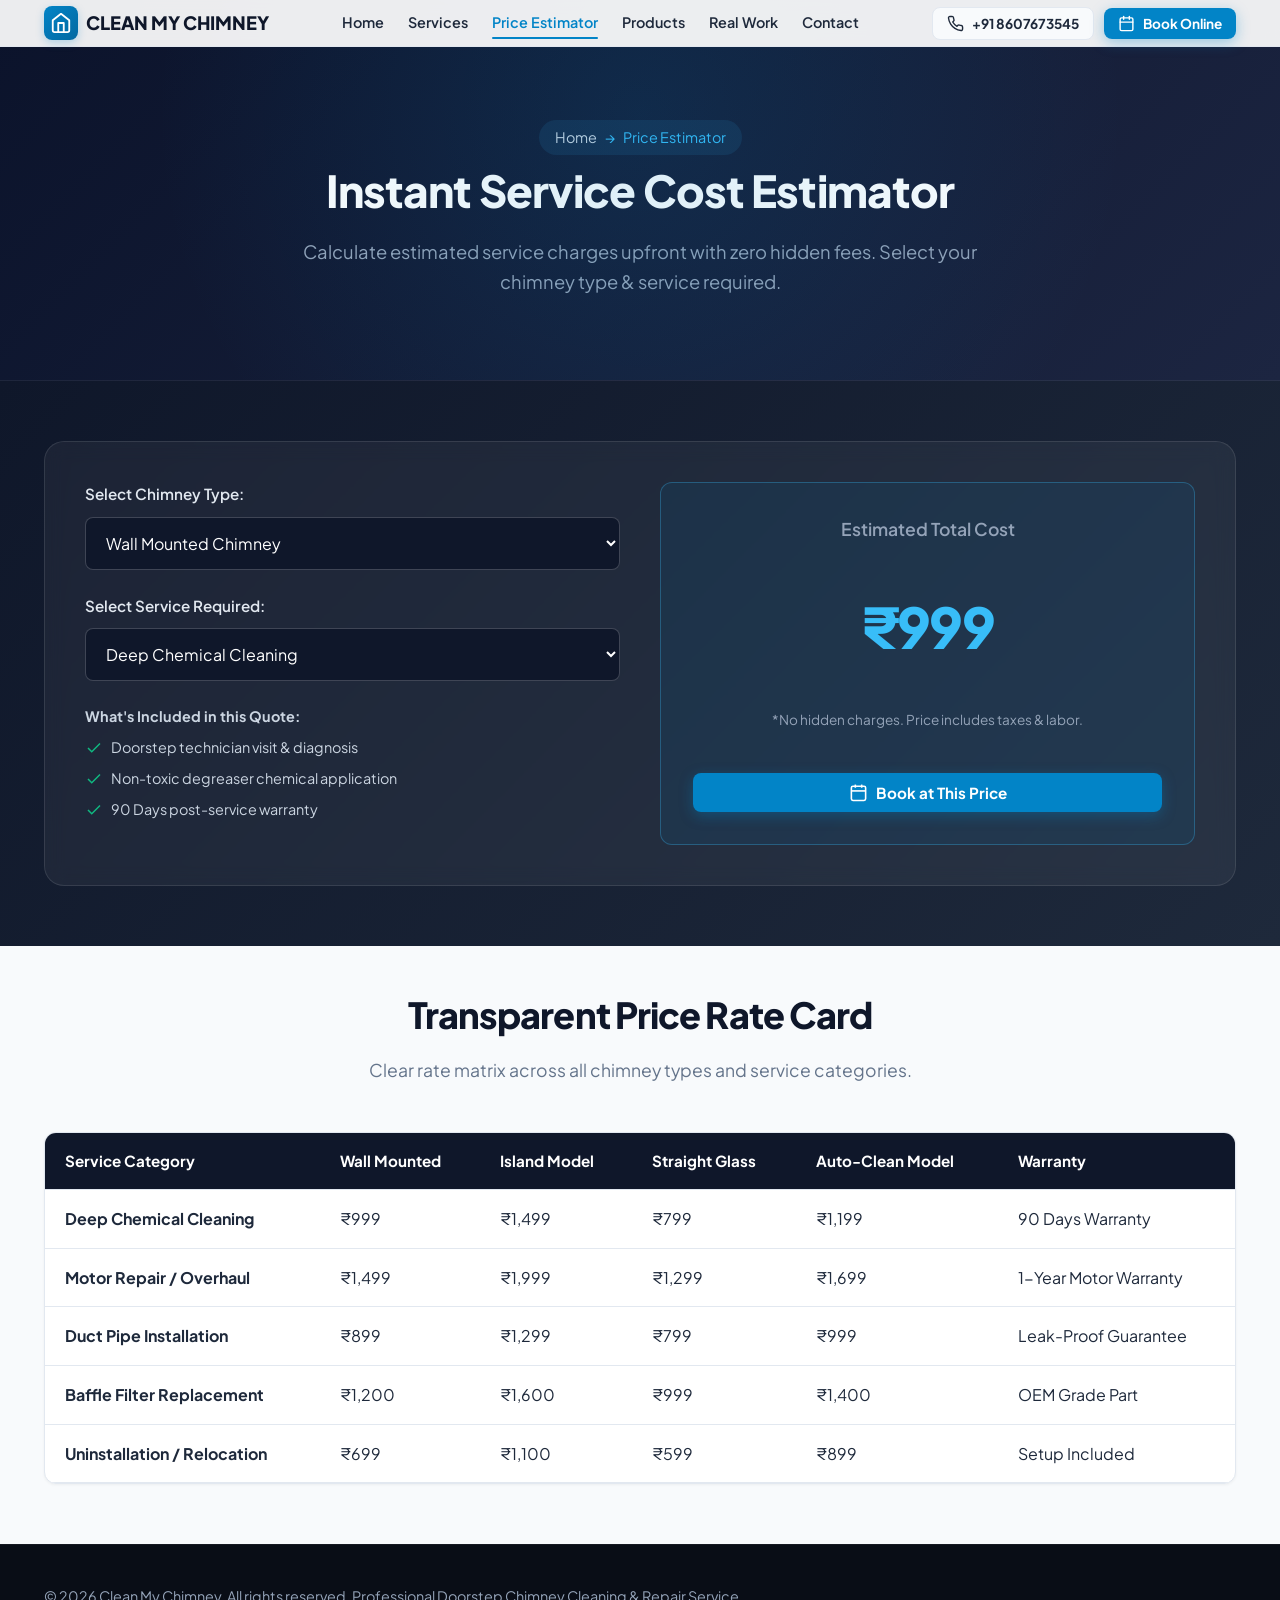
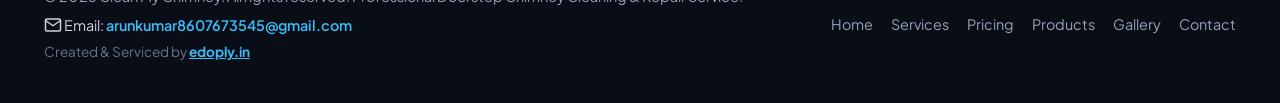
<file: pricing.html>
<!DOCTYPE html>
<html lang="en">

<head>
  <meta charset="UTF-8" />
  <meta name="viewport" content="width=device-width, initial-scale=1.0, maximum-scale=1.0, user-scalable=no" />
  <title>Price Estimator - Clean My Chimney | Instant Upfront Quotation</title>
  <meta name="description"
    content="Calculate instant upfront cost estimates for chimney cleaning, motor repair, and installation. 100% transparent pricing with zero hidden charges." />

  <!-- Fonts -->
  <link rel="preconnect" href="https://fonts.googleapis.com">
  <link rel="preconnect" href="https://fonts.gstatic.com" crossorigin>
  <link href="https://fonts.googleapis.com/css2?family=Plus+Jakarta+Sans:wght@400;500;600;700;800&display=swap"
    rel="stylesheet">

  <!-- Stylesheet -->
  <link rel="stylesheet" href="style/clean.css" />
</head>

<body>
  <!-- Navigation Bar -->
  <nav class="navbar" id="navbar">
    <div class="container">
      <div class="nav-brand" onclick="window.location.href='index.html'">
        <span class="logo-icon">
          <svg class="icon-svg" viewBox="0 0 24 24" fill="none" stroke="currentColor" stroke-width="2" stroke-linecap="round" stroke-linejoin="round"><path d="m3 9 9-7 9 7v11a2 2 0 0 1-2 2H5a2 2 0 0 1-2-2z"/><polyline points="9 22 9 12 15 12 15 22"/></svg>
        </span>
        <span>CLEAN MY CHIMNEY</span>
      </div>

      <div class="nav-menu">
        <a href="index.html">Home</a>
        <a href="services.html">Services</a>
        <a href="pricing.html" class="active">Price Estimator</a>
        <a href="products.html">Products</a>
        <a href="gallery.html">Real Work</a>
        <a href="contact.html">Contact</a>
      </div>

      <div class="nav-buttons">
        <button class="btn btn-phone" onclick="window.location.href='tel:+918607673545'">
          <svg class="icon-svg" viewBox="0 0 24 24" fill="none" stroke="currentColor" stroke-width="2" stroke-linecap="round" stroke-linejoin="round"><path d="M22 16.92v3a2 2 0 0 1-2.18 2 19.79 19.79 0 0 1-8.63-3.07 19.5 19.5 0 0 1-6-6 19.79 19.79 0 0 1-3.07-8.67A2 2 0 0 1 4.11 2h3a2 2 0 0 1 2 1.72 12.84 12.84 0 0 0 .7 2.81 2 2 0 0 1-.45 2.11L8.09 9.91a16 16 0 0 0 6 6l1.27-1.27a2 2 0 0 1 2.11-.45 12.84 12.84 0 0 0 2.81.7A2 2 0 0 1 22 16.92z"/></svg>
          +91 8607673545
        </button>
        <button class="btn btn-book" onclick="window.location.href='contact.html#booking-form'">
          <svg class="icon-svg" viewBox="0 0 24 24" fill="none" stroke="currentColor" stroke-width="2" stroke-linecap="round" stroke-linejoin="round"><rect x="3" y="4" width="18" height="18" rx="2" ry="2"/><line x1="16" y1="2" x2="16" y2="6"/><line x1="8" y1="2" x2="8" y2="6"/><line x1="3" y1="10" x2="21" y2="10"/></svg>
          Book Online
        </button>
      </div>

      <button class="mobile-toggle" id="mobileToggle" aria-label="Toggle Navigation Menu">
        <svg class="icon-svg" viewBox="0 0 24 24" fill="none" stroke="currentColor" stroke-width="2" stroke-linecap="round" stroke-linejoin="round"><line x1="3" y1="12" x2="21" y2="12"/><line x1="3" y1="6" x2="21" y2="6"/><line x1="3" y1="18" x2="21" y2="18"/></svg>
      </button>
    </div>
  </nav>

  <!-- Mobile Navigation Drawer -->
  <div class="mobile-drawer" id="mobileDrawer">
    <div class="mobile-drawer-header">
      <div class="nav-brand">
        <span class="logo-icon">
          <svg class="icon-svg" viewBox="0 0 24 24" fill="none" stroke="currentColor" stroke-width="2" stroke-linecap="round" stroke-linejoin="round"><path d="m3 9 9-7 9 7v11a2 2 0 0 1-2 2H5a2 2 0 0 1-2-2z"/><polyline points="9 22 9 12 15 12 15 22"/></svg>
        </span>
        <span>CLEAN MY CHIMNEY</span>
      </div>
      <button class="mobile-drawer-close" id="drawerClose">
        <svg class="icon-svg" viewBox="0 0 24 24" fill="none" stroke="currentColor" stroke-width="2" stroke-linecap="round" stroke-linejoin="round"><line x1="18" y1="6" x2="6" y2="18"/><line x1="6" y1="6" x2="18" y2="18"/></svg>
      </button>
    </div>
    <div class="mobile-drawer-menu">
      <a href="index.html">Home</a>
      <a href="services.html">Services</a>
      <a href="pricing.html" class="active">Price Estimator</a>
      <a href="products.html">Products & Accessories</a>
      <a href="gallery.html">Real Work Showcase</a>
      <a href="contact.html">Contact & Booking</a>
    </div>
    <div style="margin-top: auto; display: flex; flex-direction: column; gap: 10px;">
      <button class="btn btn-phone" onclick="window.location.href='tel:+918607673545'">Call Support</button>
      <button class="btn btn-whatsapp" onclick="window.open('https://wa.me/918607673545', '_blank')">WhatsApp Us</button>
    </div>
  </div>
  <div class="drawer-backdrop" id="drawerBackdrop"></div>

  <!-- Page Header -->
  <header class="page-header">
    <div class="page-header-bg"></div>
    <div class="container">
      <div class="breadcrumb">
        <a href="index.html">Home</a> &rarr; <span>Price Estimator</span>
      </div>
      <h1>Instant Service Cost Estimator</h1>
      <p>
        Calculate estimated service charges upfront with zero hidden fees. Select your chimney type &amp; service required.
      </p>
    </div>
  </header>

  <!-- Calculator Section -->
  <section class="calculator-section" id="calculator" style="padding: 60px 0;">
    <div class="container">
      <div class="calc-card">
        <div class="calc-inputs">
          <div class="calc-form-group">
            <label for="calcType">Select Chimney Type:</label>
            <select id="calcType" class="calc-select">
              <option value="wall">Wall Mounted Chimney</option>
              <option value="island">Island Ceiling Chimney</option>
              <option value="straight">Straight Glass / Mesh Hood</option>
              <option value="auto_clean">Auto-Clean Heat / Touch Chimney</option>
            </select>
          </div>

          <div class="calc-form-group">
            <label for="calcService">Select Service Required:</label>
            <select id="calcService" class="calc-select">
              <option value="deep_clean">Deep Chemical Cleaning</option>
              <option value="motor_repair">Motor / Blower Repair</option>
              <option value="duct_install">Duct Pipe Fitting</option>
            </select>
          </div>

          <div class="calc-includes">
            <p><strong>What's Included in this Quote:</strong></p>
            <ul style="margin-top: 8px; list-style: none;">
              <li><svg class="icon-svg" style="color: #10b981;" viewBox="0 0 24 24" fill="none" stroke="currentColor" stroke-width="2"><polyline points="20 6 9 17 4 12"/></svg> Doorstep technician visit &amp; diagnosis</li>
              <li><svg class="icon-svg" style="color: #10b981;" viewBox="0 0 24 24" fill="none" stroke="currentColor" stroke-width="2"><polyline points="20 6 9 17 4 12"/></svg> Non-toxic degreaser chemical application</li>
              <li><svg class="icon-svg" style="color: #10b981;" viewBox="0 0 24 24" fill="none" stroke="currentColor" stroke-width="2"><polyline points="20 6 9 17 4 12"/></svg> 90 Days post-service warranty</li>
            </ul>
          </div>
        </div>

        <div class="calc-result-box">
          <span class="calc-result-title">Estimated Total Cost</span>
          <div class="calc-amount" id="calcAmount">₹999</div>
          <p style="font-size: 0.85rem; color: #94a3b8; margin-bottom: 20px;">*No hidden charges. Price includes taxes &amp; labor.</p>
          <button class="btn btn-book" id="calcBookBtn">
            <svg class="icon-svg" viewBox="0 0 24 24" fill="none" stroke="currentColor" stroke-width="2"><rect x="3" y="4" width="18" height="18" rx="2" ry="2"/><line x1="16" y1="2" x2="16" y2="6"/><line x1="8" y1="2" x2="8" y2="6"/><line x1="3" y1="10" x2="21" y2="10"/></svg>
            Book at This Price
          </button>
        </div>
      </div>
    </div>
  </section>

  <!-- Complete Price Matrix Table -->
  <section style="background: var(--bg-main); padding: 40px 0 60px;">
    <div class="container">
      <h2 class="section-title">Transparent Price Rate Card</h2>
      <p class="section-subtitle">Clear rate matrix across all chimney types and service categories.</p>

      <div class="pricing-table-wrapper">
        <table class="pricing-table">
          <thead>
            <tr>
              <th>Service Category</th>
              <th>Wall Mounted</th>
              <th>Island Model</th>
              <th>Straight Glass</th>
              <th>Auto-Clean Model</th>
              <th>Warranty</th>
            </tr>
          </thead>
          <tbody>
            <tr>
              <td><strong>Deep Chemical Cleaning</strong></td>
              <td>₹999</td>
              <td>₹1,499</td>
              <td>₹799</td>
              <td>₹1,199</td>
              <td>90 Days Warranty</td>
            </tr>
            <tr>
              <td><strong>Motor Repair / Overhaul</strong></td>
              <td>₹1,499</td>
              <td>₹1,999</td>
              <td>₹1,299</td>
              <td>₹1,699</td>
              <td>1-Year Motor Warranty</td>
            </tr>
            <tr>
              <td><strong>Duct Pipe Installation</strong></td>
              <td>₹899</td>
              <td>₹1,299</td>
              <td>₹799</td>
              <td>₹999</td>
              <td>Leak-Proof Guarantee</td>
            </tr>
            <tr>
              <td><strong>Baffle Filter Replacement</strong></td>
              <td>₹1,200</td>
              <td>₹1,600</td>
              <td>₹999</td>
              <td>₹1,400</td>
              <td>OEM Grade Part</td>
            </tr>
            <tr>
              <td><strong>Uninstallation / Relocation</strong></td>
              <td>₹699</td>
              <td>₹1,100</td>
              <td>₹599</td>
              <td>₹899</td>
              <td>Setup Included</td>
            </tr>
          </tbody>
        </table>
      </div>
    </div>
  </section>

  <!-- Footer -->
  <footer class="footer">
    <div class="container">
      <div class="footer-info">
        <p>&copy; 2026 Clean My Chimney. All rights reserved. Professional Doorstep Chimney Cleaning &amp; Repair Service.</p>
        <p class="footer-email">
          <svg class="icon-svg" viewBox="0 0 24 24" fill="none" stroke="currentColor" stroke-width="2" stroke-linecap="round" stroke-linejoin="round"><path d="M4 4h16c1.1 0 2 .9 2 2v12c0 1.1-.9 2-2 2H4c-1.1 0-2-.9-2-2V6c0-1.1.9-2 2-2z"/><polyline points="22,6 12,13 2,6"/></svg>
          Email: <a href="mailto:arunkumar8607673545@gmail.com" class="footer-email-link">arunkumar8607673545@gmail.com</a>
        </p>
        <p class="footer-credit">
          Created &amp; Serviced by <a href="https://edoply.in" target="_blank" rel="noopener noreferrer" class="credit-link">edoply.in</a>
        </p>
      </div>
      <div class="footer-links">
        <a href="index.html" style="margin-right: 16px;">Home</a>
        <a href="services.html" style="margin-right: 16px;">Services</a>
        <a href="pricing.html" style="margin-right: 16px;">Pricing</a>
        <a href="products.html" style="margin-right: 16px;">Products</a>
        <a href="gallery.html" style="margin-right: 16px;">Gallery</a>
        <a href="contact.html">Contact</a>
      </div>
    </div>
  </footer>

  <!-- Mobile Sticky Bottom Action Bar -->
  <div class="mobile-sticky-bar">
    <button class="btn btn-phone" onclick="window.location.href='tel:+918607673545'">Call Now</button>
    <button class="btn btn-whatsapp"
      onclick="window.open('https://wa.me/918607673545?text=Hi%2C%20I%20want%20to%20book%20a%20Chimney%20Service', '_blank')">WhatsApp</button>
  </div>

  <!-- Toast Notification Container -->
  <div class="toast-notification" id="toastNotification">
    <svg class="icon-svg" style="color: #10b981; font-size: 1.25rem;" viewBox="0 0 24 24" fill="none" stroke="currentColor" stroke-width="2" stroke-linecap="round" stroke-linejoin="round"><polyline points="20 6 9 17 4 12"/></svg>
    <span id="toastMsg">Your request has been received!</span>
  </div>

  <!-- Script -->
  <script src="style/clean.js"></script>
</body>

</html>
</file>
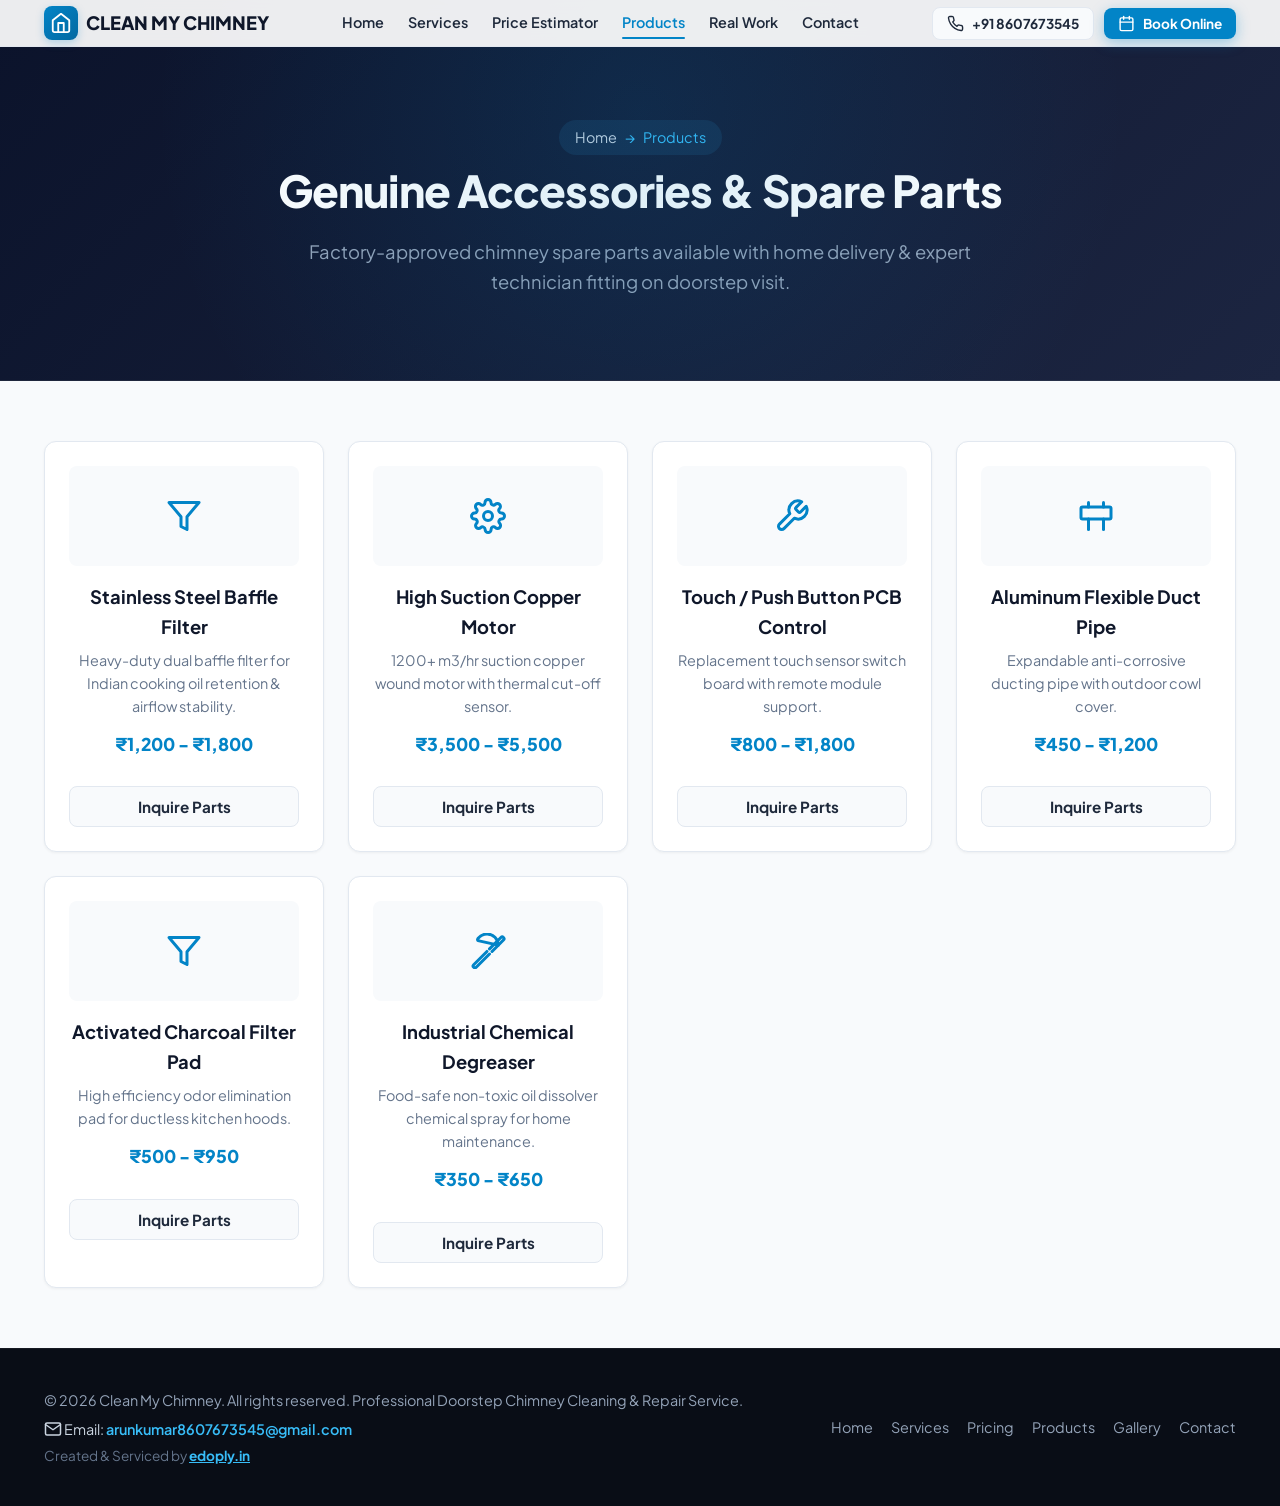
<file: products.html>
<!DOCTYPE html>
<html lang="en">

<head>
  <meta charset="UTF-8" />
  <meta name="viewport" content="width=device-width, initial-scale=1.0, maximum-scale=1.0, user-scalable=no" />
  <title>Products & Spare Parts - Clean My Chimney | Genuine Replacement Spares</title>
  <meta name="description"
    content="Genuine kitchen chimney spare parts catalog: SS baffle filters, high-suction copper motors, aluminum duct pipes, touch PCB switch boards, and degreasers." />

  <!-- Fonts -->
  <link rel="preconnect" href="https://fonts.googleapis.com">
  <link rel="preconnect" href="https://fonts.gstatic.com" crossorigin>
  <link href="https://fonts.googleapis.com/css2?family=Plus+Jakarta+Sans:wght@400;500;600;700;800&display=swap"
    rel="stylesheet">

  <!-- Stylesheet -->
  <link rel="stylesheet" href="style/clean.css" />
</head>

<body>
  <!-- Navigation Bar -->
  <nav class="navbar" id="navbar">
    <div class="container">
      <div class="nav-brand" onclick="window.location.href='index.html'">
        <span class="logo-icon">
          <svg class="icon-svg" viewBox="0 0 24 24" fill="none" stroke="currentColor" stroke-width="2" stroke-linecap="round" stroke-linejoin="round"><path d="m3 9 9-7 9 7v11a2 2 0 0 1-2 2H5a2 2 0 0 1-2-2z"/><polyline points="9 22 9 12 15 12 15 22"/></svg>
        </span>
        <span>CLEAN MY CHIMNEY</span>
      </div>

      <div class="nav-menu">
        <a href="index.html">Home</a>
        <a href="services.html">Services</a>
        <a href="pricing.html">Price Estimator</a>
        <a href="products.html" class="active">Products</a>
        <a href="gallery.html">Real Work</a>
        <a href="contact.html">Contact</a>
      </div>

      <div class="nav-buttons">
        <button class="btn btn-phone" onclick="window.location.href='tel:+918607673545'">
          <svg class="icon-svg" viewBox="0 0 24 24" fill="none" stroke="currentColor" stroke-width="2" stroke-linecap="round" stroke-linejoin="round"><path d="M22 16.92v3a2 2 0 0 1-2.18 2 19.79 19.79 0 0 1-8.63-3.07 19.5 19.5 0 0 1-6-6 19.79 19.79 0 0 1-3.07-8.67A2 2 0 0 1 4.11 2h3a2 2 0 0 1 2 1.72 12.84 12.84 0 0 0 .7 2.81 2 2 0 0 1-.45 2.11L8.09 9.91a16 16 0 0 0 6 6l1.27-1.27a2 2 0 0 1 2.11-.45 12.84 12.84 0 0 0 2.81.7A2 2 0 0 1 22 16.92z"/></svg>
          +91 8607673545
        </button>
        <button class="btn btn-book" onclick="window.location.href='contact.html#booking-form'">
          <svg class="icon-svg" viewBox="0 0 24 24" fill="none" stroke="currentColor" stroke-width="2" stroke-linecap="round" stroke-linejoin="round"><rect x="3" y="4" width="18" height="18" rx="2" ry="2"/><line x1="16" y1="2" x2="16" y2="6"/><line x1="8" y1="2" x2="8" y2="6"/><line x1="3" y1="10" x2="21" y2="10"/></svg>
          Book Online
        </button>
      </div>

      <button class="mobile-toggle" id="mobileToggle" aria-label="Toggle Navigation Menu">
        <svg class="icon-svg" viewBox="0 0 24 24" fill="none" stroke="currentColor" stroke-width="2" stroke-linecap="round" stroke-linejoin="round"><line x1="3" y1="12" x2="21" y2="12"/><line x1="3" y1="6" x2="21" y2="6"/><line x1="3" y1="18" x2="21" y2="18"/></svg>
      </button>
    </div>
  </nav>

  <!-- Mobile Navigation Drawer -->
  <div class="mobile-drawer" id="mobileDrawer">
    <div class="mobile-drawer-header">
      <div class="nav-brand">
        <span class="logo-icon">
          <svg class="icon-svg" viewBox="0 0 24 24" fill="none" stroke="currentColor" stroke-width="2" stroke-linecap="round" stroke-linejoin="round"><path d="m3 9 9-7 9 7v11a2 2 0 0 1-2 2H5a2 2 0 0 1-2-2z"/><polyline points="9 22 9 12 15 12 15 22"/></svg>
        </span>
        <span>CLEAN MY CHIMNEY</span>
      </div>
      <button class="mobile-drawer-close" id="drawerClose">
        <svg class="icon-svg" viewBox="0 0 24 24" fill="none" stroke="currentColor" stroke-width="2" stroke-linecap="round" stroke-linejoin="round"><line x1="18" y1="6" x2="6" y2="18"/><line x1="6" y1="6" x2="18" y2="18"/></svg>
      </button>
    </div>
    <div class="mobile-drawer-menu">
      <a href="index.html">Home</a>
      <a href="services.html">Services</a>
      <a href="pricing.html">Price Estimator</a>
      <a href="products.html" class="active">Products & Accessories</a>
      <a href="gallery.html">Real Work Showcase</a>
      <a href="contact.html">Contact & Booking</a>
    </div>
    <div style="margin-top: auto; display: flex; flex-direction: column; gap: 10px;">
      <button class="btn btn-phone" onclick="window.location.href='tel:+918607673545'">Call Support</button>
      <button class="btn btn-whatsapp" onclick="window.open('https://wa.me/918607673545', '_blank')">WhatsApp Us</button>
    </div>
  </div>
  <div class="drawer-backdrop" id="drawerBackdrop"></div>

  <!-- Page Header -->
  <header class="page-header">
    <div class="page-header-bg"></div>
    <div class="container">
      <div class="breadcrumb">
        <a href="index.html">Home</a> &rarr; <span>Products</span>
      </div>
      <h1>Genuine Accessories &amp; Spare Parts</h1>
      <p>
        Factory-approved chimney spare parts available with home delivery &amp; expert technician fitting on doorstep visit.
      </p>
    </div>
  </header>

  <!-- Products Grid Section -->
  <section class="products" id="products" style="padding: 60px 0;">
    <div class="container">
      <div class="products-grid">
        <div class="product-card">
          <div class="product-image">
            <svg class="icon-svg-lg" style="color: var(--primary);" viewBox="0 0 24 24" fill="none" stroke="currentColor" stroke-width="2" stroke-linecap="round" stroke-linejoin="round"><polygon points="22 3 2 3 10 12.46 10 19 14 21 14 12.46 22 3"/></svg>
          </div>
          <h3>Stainless Steel Baffle Filter</h3>
          <p style="color: var(--text-muted); font-size: 0.9rem; margin-bottom: 12px;">Heavy-duty dual baffle filter for Indian cooking oil retention &amp; airflow stability.</p>
          <div class="price">₹1,200 - ₹1,800</div>
          <button class="btn btn-phone" style="width: 100%; margin-top: 12px;" onclick="selectServiceAndBook('filter')">Inquire Parts</button>
        </div>

        <div class="product-card">
          <div class="product-image">
            <svg class="icon-svg-lg" style="color: var(--primary);" viewBox="0 0 24 24" fill="none" stroke="currentColor" stroke-width="2" stroke-linecap="round" stroke-linejoin="round"><circle cx="12" cy="12" r="3"/><path d="M19.4 15a1.65 1.65 0 0 0 .33 1.82l.06.06a2 2 0 0 1 0 2.83 2 2 0 0 1-2.83 0l-.06-.06a1.65 1.65 0 0 0-1.82-.33 1.65 1.65 0 0 0-1 1.51V21a2 2 0 0 1-2 2 2 2 0 0 1-2-2v-.09A1.65 1.65 0 0 0 9 19.4a1.65 1.65 0 0 0-1.82.33l-.06.06a2 2 0 0 1-2.83 0 2 2 0 0 1 0-2.83l.06-.06a1.65 1.65 0 0 0 .33-1.82 1.65 1.65 0 0 0-1.51-1H3a2 2 0 0 1-2-2 2 2 0 0 1 2-2h.09A1.65 1.65 0 0 0 4.6 9a1.65 1.65 0 0 0-.33-1.82l-.06-.06a2 2 0 0 1 0-2.83 2 2 0 0 1 2.83 0l.06.06a1.65 1.65 0 0 0 1.82.33H9a1.65 1.65 0 0 0 1-1.51V3a2 2 0 0 1 2-2 2 2 0 0 1 2 2v.09a1.65 1.65 0 0 0 1 1.51 1.65 1.65 0 0 0 1.82-.33l.06-.06a2 2 0 0 1 2.83 0 2 2 0 0 1 0 2.83l-.06.06a1.65 1.65 0 0 0-.33 1.82V9a1.65 1.65 0 0 0 1.51 1H21a2 2 0 0 1 2 2 2 2 0 0 1-2 2h-.09a1.65 1.65 0 0 0-1.51 1z"/></svg>
          </div>
          <h3>High Suction Copper Motor</h3>
          <p style="color: var(--text-muted); font-size: 0.9rem; margin-bottom: 12px;">1200+ m3/hr suction copper wound motor with thermal cut-off sensor.</p>
          <div class="price">₹3,500 - ₹5,500</div>
          <button class="btn btn-phone" style="width: 100%; margin-top: 12px;" onclick="selectServiceAndBook('motor')">Inquire Parts</button>
        </div>

        <div class="product-card">
          <div class="product-image">
            <svg class="icon-svg-lg" style="color: var(--primary);" viewBox="0 0 24 24" fill="none" stroke="currentColor" stroke-width="2" stroke-linecap="round" stroke-linejoin="round"><path d="M14.7 6.3a1 1 0 0 0 0 1.4l1.6 1.6a1 1 0 0 0 1.4 0l3.77-3.77a6 6 0 0 1-7.94 7.94l-6.91 6.91a2.12 2.12 0 0 1-3-3l6.91-6.91a6 6 0 0 1 7.94-7.94l-3.76 3.76z"/></svg>
          </div>
          <h3>Touch / Push Button PCB Control</h3>
          <p style="color: var(--text-muted); font-size: 0.9rem; margin-bottom: 12px;">Replacement touch sensor switch board with remote module support.</p>
          <div class="price">₹800 - ₹1,800</div>
          <button class="btn btn-phone" style="width: 100%; margin-top: 12px;" onclick="selectServiceAndBook('repair')">Inquire Parts</button>
        </div>

        <div class="product-card">
          <div class="product-image">
            <svg class="icon-svg-lg" style="color: var(--primary);" viewBox="0 0 24 24" fill="none" stroke="currentColor" stroke-width="2" stroke-linecap="round" stroke-linejoin="round"><rect x="2" y="6" width="20" height="8" rx="1"/><path d="M17 14v7"/><path d="M7 14v7"/><path d="M17 3v3"/><path d="M7 3v3"/></svg>
          </div>
          <h3>Aluminum Flexible Duct Pipe</h3>
          <p style="color: var(--text-muted); font-size: 0.9rem; margin-bottom: 12px;">Expandable anti-corrosive ducting pipe with outdoor cowl cover.</p>
          <div class="price">₹450 - ₹1,200</div>
          <button class="btn btn-phone" style="width: 100%; margin-top: 12px;" onclick="selectServiceAndBook('installation')">Inquire Parts</button>
        </div>

        <div class="product-card">
          <div class="product-image">
            <svg class="icon-svg-lg" style="color: var(--primary);" viewBox="0 0 24 24" fill="none" stroke="currentColor" stroke-width="2" stroke-linecap="round" stroke-linejoin="round"><polygon points="22 3 2 3 10 12.46 10 19 14 21 14 12.46 22 3"/></svg>
          </div>
          <h3>Activated Charcoal Filter Pad</h3>
          <p style="color: var(--text-muted); font-size: 0.9rem; margin-bottom: 12px;">High efficiency odor elimination pad for ductless kitchen hoods.</p>
          <div class="price">₹500 - ₹950</div>
          <button class="btn btn-phone" style="width: 100%; margin-top: 12px;" onclick="selectServiceAndBook('filter')">Inquire Parts</button>
        </div>

        <div class="product-card">
          <div class="product-image">
            <svg class="icon-svg-lg" style="color: var(--primary);" viewBox="0 0 24 24" fill="none" stroke="currentColor" stroke-width="2" stroke-linecap="round" stroke-linejoin="round"><path d="m13 14-8.85 8.85a1.2 1.2 0 0 1-1.7-1.7L11.3 12.3"/><path d="M18.8 8.1C18.8 4 15.5.7 11.4.7c-2.4 0-4.6 1.1-6.1 3-.3.4-.3 1 0 1.4L18.8 8.1z"/><path d="M14.7 12.3 22.3 4.7a1.2 1.2 0 0 0-1.7-1.7l-7.6 7.6"/></svg>
          </div>
          <h3>Industrial Chemical Degreaser</h3>
          <p style="color: var(--text-muted); font-size: 0.9rem; margin-bottom: 12px;">Food-safe non-toxic oil dissolver chemical spray for home maintenance.</p>
          <div class="price">₹350 - ₹650</div>
          <button class="btn btn-phone" style="width: 100%; margin-top: 12px;" onclick="selectServiceAndBook('cleaning')">Inquire Parts</button>
        </div>
      </div>
    </div>
  </section>

  <!-- Footer -->
  <footer class="footer">
    <div class="container">
      <div class="footer-info">
        <p>&copy; 2026 Clean My Chimney. All rights reserved. Professional Doorstep Chimney Cleaning &amp; Repair Service.</p>
        <p class="footer-email">
          <svg class="icon-svg" viewBox="0 0 24 24" fill="none" stroke="currentColor" stroke-width="2" stroke-linecap="round" stroke-linejoin="round"><path d="M4 4h16c1.1 0 2 .9 2 2v12c0 1.1-.9 2-2 2H4c-1.1 0-2-.9-2-2V6c0-1.1.9-2 2-2z"/><polyline points="22,6 12,13 2,6"/></svg>
          Email: <a href="mailto:arunkumar8607673545@gmail.com" class="footer-email-link">arunkumar8607673545@gmail.com</a>
        </p>
        <p class="footer-credit">
          Created &amp; Serviced by <a href="https://edoply.in" target="_blank" rel="noopener noreferrer" class="credit-link">edoply.in</a>
        </p>
      </div>
      <div class="footer-links">
        <a href="index.html" style="margin-right: 16px;">Home</a>
        <a href="services.html" style="margin-right: 16px;">Services</a>
        <a href="pricing.html" style="margin-right: 16px;">Pricing</a>
        <a href="products.html" style="margin-right: 16px;">Products</a>
        <a href="gallery.html" style="margin-right: 16px;">Gallery</a>
        <a href="contact.html">Contact</a>
      </div>
    </div>
  </footer>

  <!-- Mobile Sticky Bottom Action Bar -->
  <div class="mobile-sticky-bar">
    <button class="btn btn-phone" onclick="window.location.href='tel:+918607673545'">Call Now</button>
    <button class="btn btn-whatsapp"
      onclick="window.open('https://wa.me/918607673545?text=Hi%2C%20I%20want%20to%20book%20a%20Chimney%20Service', '_blank')">WhatsApp</button>
  </div>

  <!-- Toast Notification Container -->
  <div class="toast-notification" id="toastNotification">
    <svg class="icon-svg" style="color: #10b981; font-size: 1.25rem;" viewBox="0 0 24 24" fill="none" stroke="currentColor" stroke-width="2" stroke-linecap="round" stroke-linejoin="round"><polyline points="20 6 9 17 4 12"/></svg>
    <span id="toastMsg">Your request has been received!</span>
  </div>

  <!-- Script -->
  <script src="style/clean.js"></script>
</body>

</html>
</file>
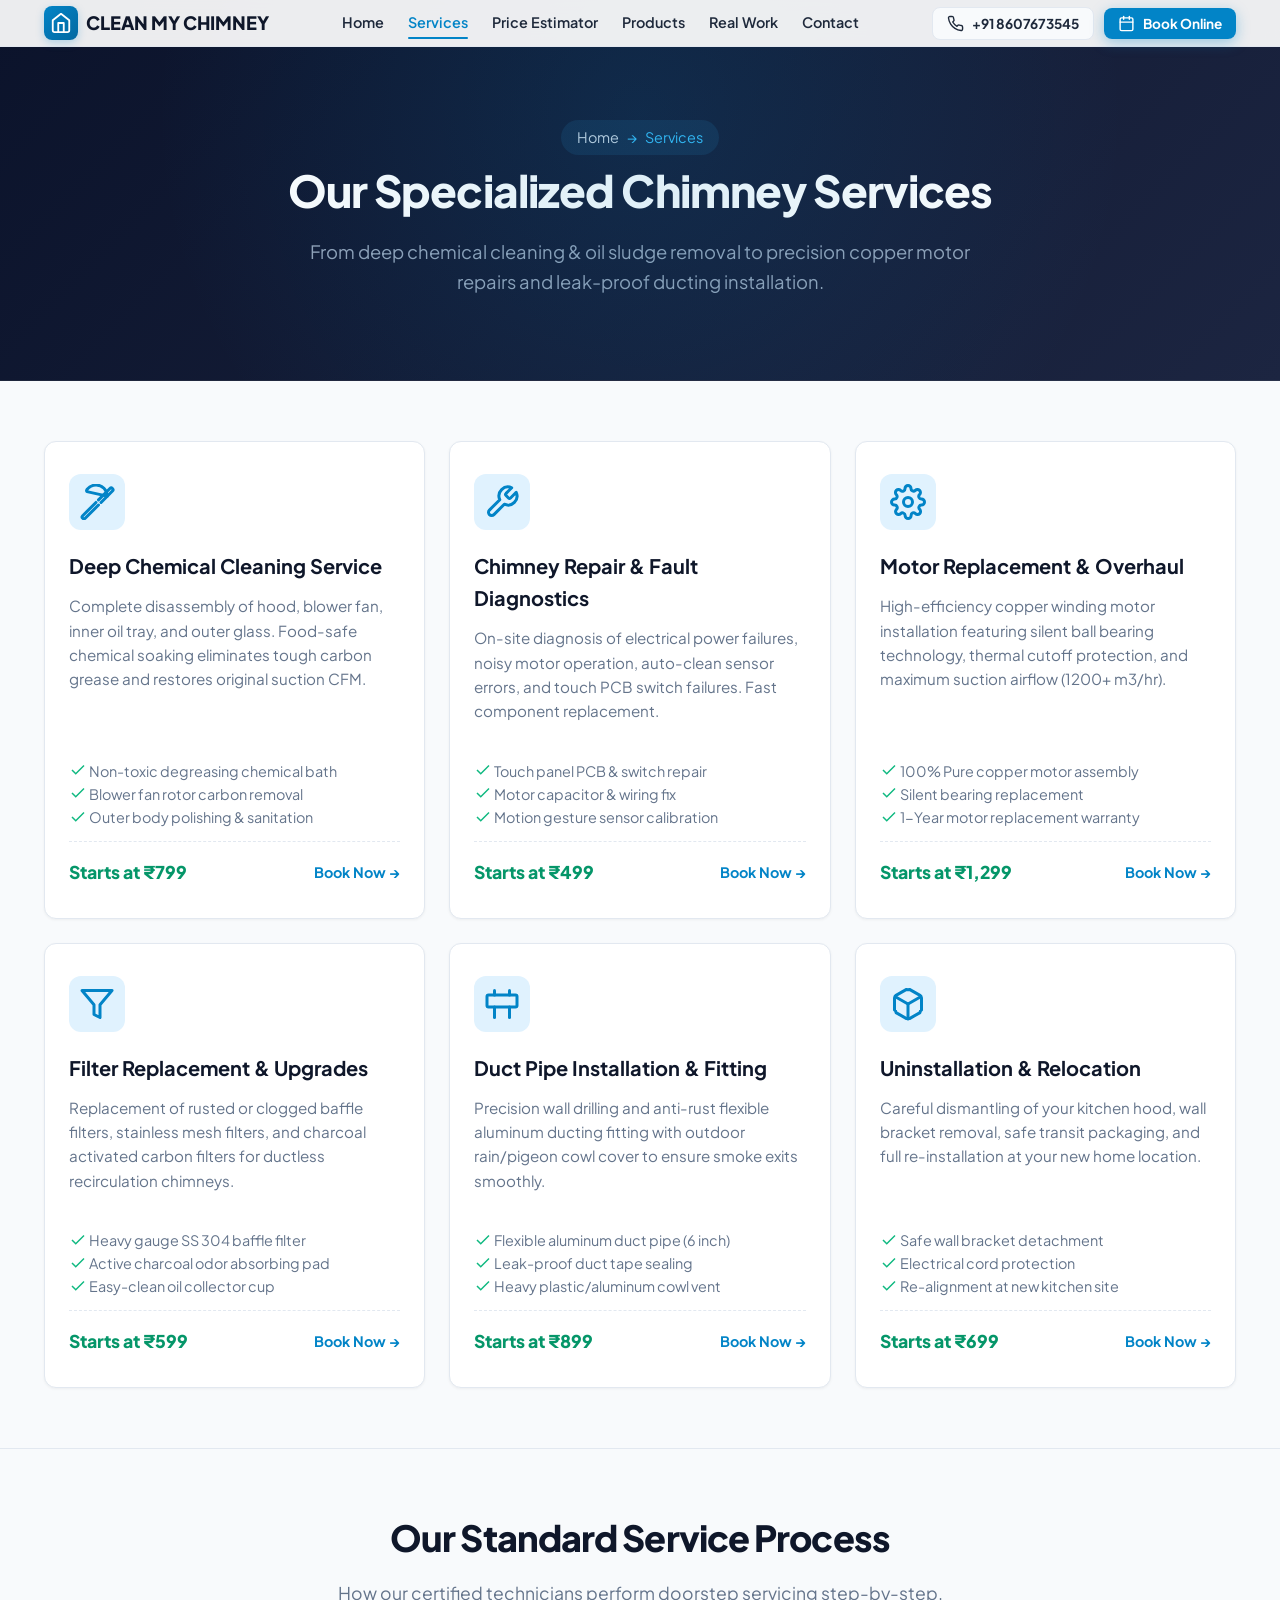
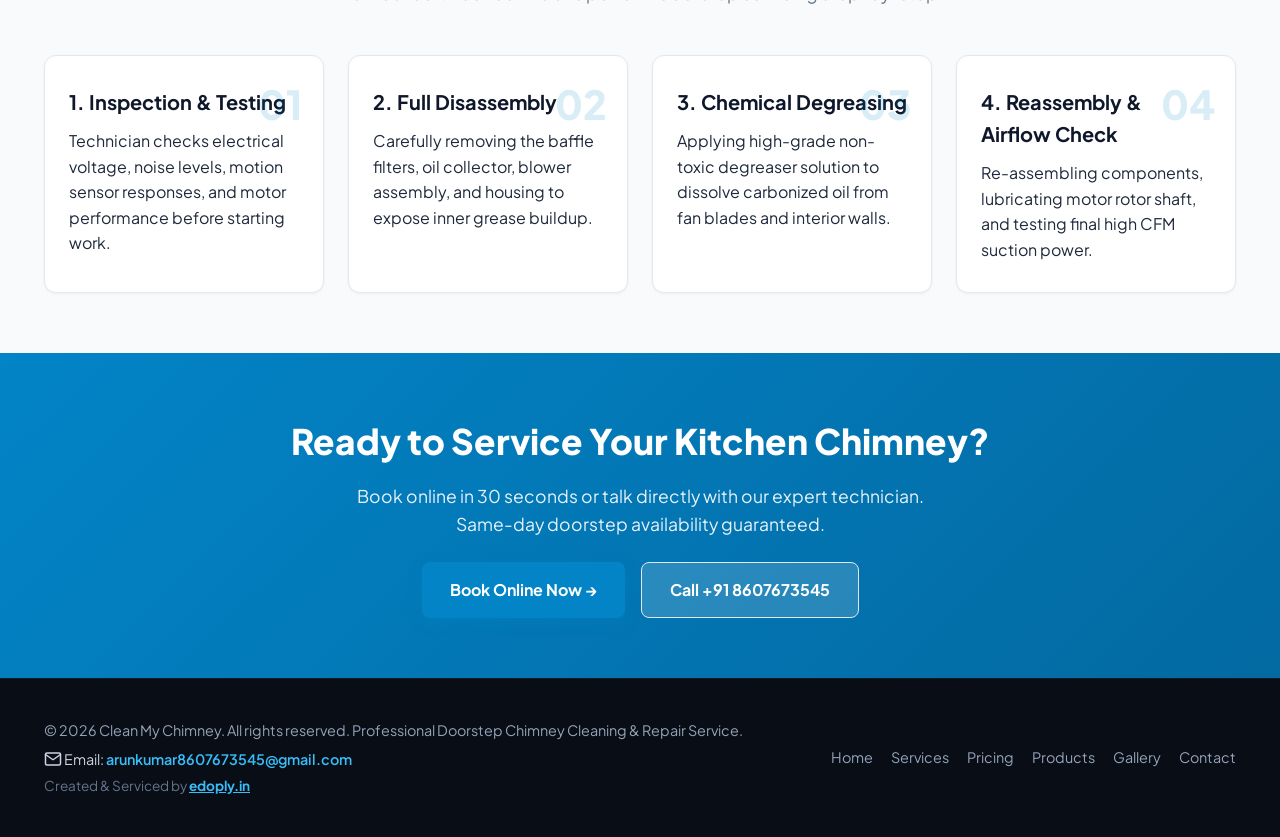
<file: services.html>
<!DOCTYPE html>
<html lang="en">

<head>
  <meta charset="UTF-8" />
  <meta name="viewport" content="width=device-width, initial-scale=1.0, maximum-scale=1.0, user-scalable=no" />
  <title>Our Services - Clean My Chimney | Deep Cleaning, Repair & Ducting</title>
  <meta name="description"
    content="Explore professional kitchen chimney deep cleaning, motor rewinding, baffle filter replacement, and duct fitting services. 90-day service warranty included." />

  <!-- Fonts -->
  <link rel="preconnect" href="https://fonts.googleapis.com">
  <link rel="preconnect" href="https://fonts.gstatic.com" crossorigin>
  <link href="https://fonts.googleapis.com/css2?family=Plus+Jakarta+Sans:wght@400;500;600;700;800&display=swap"
    rel="stylesheet">

  <!-- Stylesheet -->
  <link rel="stylesheet" href="style/clean.css" />
</head>

<body>
  <!-- Navigation Bar -->
  <nav class="navbar" id="navbar">
    <div class="container">
      <div class="nav-brand" onclick="window.location.href='index.html'">
        <span class="logo-icon">
          <svg class="icon-svg" viewBox="0 0 24 24" fill="none" stroke="currentColor" stroke-width="2" stroke-linecap="round" stroke-linejoin="round"><path d="m3 9 9-7 9 7v11a2 2 0 0 1-2 2H5a2 2 0 0 1-2-2z"/><polyline points="9 22 9 12 15 12 15 22"/></svg>
        </span>
        <span>CLEAN MY CHIMNEY</span>
      </div>

      <div class="nav-menu">
        <a href="index.html">Home</a>
        <a href="services.html" class="active">Services</a>
        <a href="pricing.html">Price Estimator</a>
        <a href="products.html">Products</a>
        <a href="gallery.html">Real Work</a>
        <a href="contact.html">Contact</a>
      </div>

      <div class="nav-buttons">
        <button class="btn btn-phone" onclick="window.location.href='tel:+918607673545'">
          <svg class="icon-svg" viewBox="0 0 24 24" fill="none" stroke="currentColor" stroke-width="2" stroke-linecap="round" stroke-linejoin="round"><path d="M22 16.92v3a2 2 0 0 1-2.18 2 19.79 19.79 0 0 1-8.63-3.07 19.5 19.5 0 0 1-6-6 19.79 19.79 0 0 1-3.07-8.67A2 2 0 0 1 4.11 2h3a2 2 0 0 1 2 1.72 12.84 12.84 0 0 0 .7 2.81 2 2 0 0 1-.45 2.11L8.09 9.91a16 16 0 0 0 6 6l1.27-1.27a2 2 0 0 1 2.11-.45 12.84 12.84 0 0 0 2.81.7A2 2 0 0 1 22 16.92z"/></svg>
          +91 8607673545
        </button>
        <button class="btn btn-book" onclick="window.location.href='contact.html#booking-form'">
          <svg class="icon-svg" viewBox="0 0 24 24" fill="none" stroke="currentColor" stroke-width="2" stroke-linecap="round" stroke-linejoin="round"><rect x="3" y="4" width="18" height="18" rx="2" ry="2"/><line x1="16" y1="2" x2="16" y2="6"/><line x1="8" y1="2" x2="8" y2="6"/><line x1="3" y1="10" x2="21" y2="10"/></svg>
          Book Online
        </button>
      </div>

      <button class="mobile-toggle" id="mobileToggle" aria-label="Toggle Navigation Menu">
        <svg class="icon-svg" viewBox="0 0 24 24" fill="none" stroke="currentColor" stroke-width="2" stroke-linecap="round" stroke-linejoin="round"><line x1="3" y1="12" x2="21" y2="12"/><line x1="3" y1="6" x2="21" y2="6"/><line x1="3" y1="18" x2="21" y2="18"/></svg>
      </button>
    </div>
  </nav>

  <!-- Mobile Navigation Drawer -->
  <div class="mobile-drawer" id="mobileDrawer">
    <div class="mobile-drawer-header">
      <div class="nav-brand">
        <span class="logo-icon">
          <svg class="icon-svg" viewBox="0 0 24 24" fill="none" stroke="currentColor" stroke-width="2" stroke-linecap="round" stroke-linejoin="round"><path d="m3 9 9-7 9 7v11a2 2 0 0 1-2 2H5a2 2 0 0 1-2-2z"/><polyline points="9 22 9 12 15 12 15 22"/></svg>
        </span>
        <span>CLEAN MY CHIMNEY</span>
      </div>
      <button class="mobile-drawer-close" id="drawerClose">
        <svg class="icon-svg" viewBox="0 0 24 24" fill="none" stroke="currentColor" stroke-width="2" stroke-linecap="round" stroke-linejoin="round"><line x1="18" y1="6" x2="6" y2="18"/><line x1="6" y1="6" x2="18" y2="18"/></svg>
      </button>
    </div>
    <div class="mobile-drawer-menu">
      <a href="index.html">Home</a>
      <a href="services.html" class="active">Services</a>
      <a href="pricing.html">Price Estimator</a>
      <a href="products.html">Products & Accessories</a>
      <a href="gallery.html">Real Work Showcase</a>
      <a href="contact.html">Contact & Booking</a>
    </div>
    <div style="margin-top: auto; display: flex; flex-direction: column; gap: 10px;">
      <button class="btn btn-phone" onclick="window.location.href='tel:+918607673545'">Call Support</button>
      <button class="btn btn-whatsapp" onclick="window.open('https://wa.me/918607673545', '_blank')">WhatsApp Us</button>
    </div>
  </div>
  <div class="drawer-backdrop" id="drawerBackdrop"></div>

  <!-- Page Header -->
  <header class="page-header">
    <div class="page-header-bg"></div>
    <div class="container">
      <div class="breadcrumb">
        <a href="index.html">Home</a> &rarr; <span>Services</span>
      </div>
      <h1>Our Specialized Chimney Services</h1>
      <p>
        From deep chemical cleaning &amp; oil sludge removal to precision copper motor repairs and leak-proof ducting installation.
      </p>
    </div>
  </header>

  <!-- Detailed Services Section -->
  <section class="services" style="padding: 60px 0;">
    <div class="container">
      <div class="services-grid">
        <div class="service-card">
          <div class="service-icon">
            <svg class="icon-svg-lg" viewBox="0 0 24 24" fill="none" stroke="currentColor" stroke-width="2" stroke-linecap="round" stroke-linejoin="round"><path d="m13 14-8.85 8.85a1.2 1.2 0 0 1-1.7-1.7L11.3 12.3"/><path d="M18.8 8.1C18.8 4 15.5.7 11.4.7c-2.4 0-4.6 1.1-6.1 3-.3.4-.3 1 0 1.4L18.8 8.1z"/><path d="M14.7 12.3 22.3 4.7a1.2 1.2 0 0 0-1.7-1.7l-7.6 7.6"/></svg>
          </div>
          <h3>Deep Chemical Cleaning Service</h3>
          <p>
            Complete disassembly of hood, blower fan, inner oil tray, and outer glass. Food-safe chemical soaking eliminates tough carbon grease and restores original suction CFM.
          </p>
          <ul style="margin: 12px 0; font-size: 0.9rem; color: var(--text-muted); list-style: none;">
            <li><svg class="icon-svg" style="color: var(--accent);" viewBox="0 0 24 24" fill="none" stroke="currentColor" stroke-width="2"><polyline points="20 6 9 17 4 12"/></svg> Non-toxic degreasing chemical bath</li>
            <li><svg class="icon-svg" style="color: var(--accent);" viewBox="0 0 24 24" fill="none" stroke="currentColor" stroke-width="2"><polyline points="20 6 9 17 4 12"/></svg> Blower fan rotor carbon removal</li>
            <li><svg class="icon-svg" style="color: var(--accent);" viewBox="0 0 24 24" fill="none" stroke="currentColor" stroke-width="2"><polyline points="20 6 9 17 4 12"/></svg> Outer body polishing &amp; sanitation</li>
          </ul>
          <div class="service-card-footer">
            <span class="service-price">Starts at ₹799</span>
            <button class="btn-link" onclick="selectServiceAndBook('cleaning')">Book Now &rarr;</button>
          </div>
        </div>

        <div class="service-card">
          <div class="service-icon">
            <svg class="icon-svg-lg" viewBox="0 0 24 24" fill="none" stroke="currentColor" stroke-width="2" stroke-linecap="round" stroke-linejoin="round"><path d="M14.7 6.3a1 1 0 0 0 0 1.4l1.6 1.6a1 1 0 0 0 1.4 0l3.77-3.77a6 6 0 0 1-7.94 7.94l-6.91 6.91a2.12 2.12 0 0 1-3-3l6.91-6.91a6 6 0 0 1 7.94-7.94l-3.76 3.76z"/></svg>
          </div>
          <h3>Chimney Repair &amp; Fault Diagnostics</h3>
          <p>
            On-site diagnosis of electrical power failures, noisy motor operation, auto-clean sensor errors, and touch PCB switch failures. Fast component replacement.
          </p>
          <ul style="margin: 12px 0; font-size: 0.9rem; color: var(--text-muted); list-style: none;">
            <li><svg class="icon-svg" style="color: var(--accent);" viewBox="0 0 24 24" fill="none" stroke="currentColor" stroke-width="2"><polyline points="20 6 9 17 4 12"/></svg> Touch panel PCB &amp; switch repair</li>
            <li><svg class="icon-svg" style="color: var(--accent);" viewBox="0 0 24 24" fill="none" stroke="currentColor" stroke-width="2"><polyline points="20 6 9 17 4 12"/></svg> Motor capacitor &amp; wiring fix</li>
            <li><svg class="icon-svg" style="color: var(--accent);" viewBox="0 0 24 24" fill="none" stroke="currentColor" stroke-width="2"><polyline points="20 6 9 17 4 12"/></svg> Motion gesture sensor calibration</li>
          </ul>
          <div class="service-card-footer">
            <span class="service-price">Starts at ₹499</span>
            <button class="btn-link" onclick="selectServiceAndBook('repair')">Book Now &rarr;</button>
          </div>
        </div>

        <div class="service-card">
          <div class="service-icon">
            <svg class="icon-svg-lg" viewBox="0 0 24 24" fill="none" stroke="currentColor" stroke-width="2" stroke-linecap="round" stroke-linejoin="round"><circle cx="12" cy="12" r="3"/><path d="M19.4 15a1.65 1.65 0 0 0 .33 1.82l.06.06a2 2 0 0 1 0 2.83 2 2 0 0 1-2.83 0l-.06-.06a1.65 1.65 0 0 0-1.82-.33 1.65 1.65 0 0 0-1 1.51V21a2 2 0 0 1-2 2 2 2 0 0 1-2-2v-.09A1.65 1.65 0 0 0 9 19.4a1.65 1.65 0 0 0-1.82.33l-.06.06a2 2 0 0 1-2.83 0 2 2 0 0 1 0-2.83l.06-.06a1.65 1.65 0 0 0 .33-1.82 1.65 1.65 0 0 0-1.51-1H3a2 2 0 0 1-2-2 2 2 0 0 1 2-2h.09A1.65 1.65 0 0 0 4.6 9a1.65 1.65 0 0 0-.33-1.82l-.06-.06a2 2 0 0 1 0-2.83 2 2 0 0 1 2.83 0l.06.06a1.65 1.65 0 0 0 1.82.33H9a1.65 1.65 0 0 0 1-1.51V3a2 2 0 0 1 2-2 2 2 0 0 1 2 2v.09a1.65 1.65 0 0 0 1 1.51 1.65 1.65 0 0 0 1.82-.33l.06-.06a2 2 0 0 1 2.83 0 2 2 0 0 1 0 2.83l-.06.06a1.65 1.65 0 0 0-.33 1.82V9a1.65 1.65 0 0 0 1.51 1H21a2 2 0 0 1 2 2 2 2 0 0 1-2 2h-.09a1.65 1.65 0 0 0-1.51 1z"/></svg>
          </div>
          <h3>Motor Replacement &amp; Overhaul</h3>
          <p>
            High-efficiency copper winding motor installation featuring silent ball bearing technology, thermal cutoff protection, and maximum suction airflow (1200+ m3/hr).
          </p>
          <ul style="margin: 12px 0; font-size: 0.9rem; color: var(--text-muted); list-style: none;">
            <li><svg class="icon-svg" style="color: var(--accent);" viewBox="0 0 24 24" fill="none" stroke="currentColor" stroke-width="2"><polyline points="20 6 9 17 4 12"/></svg> 100% Pure copper motor assembly</li>
            <li><svg class="icon-svg" style="color: var(--accent);" viewBox="0 0 24 24" fill="none" stroke="currentColor" stroke-width="2"><polyline points="20 6 9 17 4 12"/></svg> Silent bearing replacement</li>
            <li><svg class="icon-svg" style="color: var(--accent);" viewBox="0 0 24 24" fill="none" stroke="currentColor" stroke-width="2"><polyline points="20 6 9 17 4 12"/></svg> 1-Year motor replacement warranty</li>
          </ul>
          <div class="service-card-footer">
            <span class="service-price">Starts at ₹1,299</span>
            <button class="btn-link" onclick="selectServiceAndBook('motor')">Book Now &rarr;</button>
          </div>
        </div>

        <div class="service-card">
          <div class="service-icon">
            <svg class="icon-svg-lg" viewBox="0 0 24 24" fill="none" stroke="currentColor" stroke-width="2" stroke-linecap="round" stroke-linejoin="round"><polygon points="22 3 2 3 10 12.46 10 19 14 21 14 12.46 22 3"/></svg>
          </div>
          <h3>Filter Replacement &amp; Upgrades</h3>
          <p>
            Replacement of rusted or clogged baffle filters, stainless mesh filters, and charcoal activated carbon filters for ductless recirculation chimneys.
          </p>
          <ul style="margin: 12px 0; font-size: 0.9rem; color: var(--text-muted); list-style: none;">
            <li><svg class="icon-svg" style="color: var(--accent);" viewBox="0 0 24 24" fill="none" stroke="currentColor" stroke-width="2"><polyline points="20 6 9 17 4 12"/></svg> Heavy gauge SS 304 baffle filter</li>
            <li><svg class="icon-svg" style="color: var(--accent);" viewBox="0 0 24 24" fill="none" stroke="currentColor" stroke-width="2"><polyline points="20 6 9 17 4 12"/></svg> Active charcoal odor absorbing pad</li>
            <li><svg class="icon-svg" style="color: var(--accent);" viewBox="0 0 24 24" fill="none" stroke="currentColor" stroke-width="2"><polyline points="20 6 9 17 4 12"/></svg> Easy-clean oil collector cup</li>
          </ul>
          <div class="service-card-footer">
            <span class="service-price">Starts at ₹599</span>
            <button class="btn-link" onclick="selectServiceAndBook('filter')">Book Now &rarr;</button>
          </div>
        </div>

        <div class="service-card">
          <div class="service-icon">
            <svg class="icon-svg-lg" viewBox="0 0 24 24" fill="none" stroke="currentColor" stroke-width="2" stroke-linecap="round" stroke-linejoin="round"><rect x="2" y="6" width="20" height="8" rx="1"/><path d="M17 14v7"/><path d="M7 14v7"/><path d="M17 3v3"/><path d="M7 3v3"/></svg>
          </div>
          <h3>Duct Pipe Installation &amp; Fitting</h3>
          <p>
            Precision wall drilling and anti-rust flexible aluminum ducting fitting with outdoor rain/pigeon cowl cover to ensure smoke exits smoothly.
          </p>
          <ul style="margin: 12px 0; font-size: 0.9rem; color: var(--text-muted); list-style: none;">
            <li><svg class="icon-svg" style="color: var(--accent);" viewBox="0 0 24 24" fill="none" stroke="currentColor" stroke-width="2"><polyline points="20 6 9 17 4 12"/></svg> Flexible aluminum duct pipe (6 inch)</li>
            <li><svg class="icon-svg" style="color: var(--accent);" viewBox="0 0 24 24" fill="none" stroke="currentColor" stroke-width="2"><polyline points="20 6 9 17 4 12"/></svg> Leak-proof duct tape sealing</li>
            <li><svg class="icon-svg" style="color: var(--accent);" viewBox="0 0 24 24" fill="none" stroke="currentColor" stroke-width="2"><polyline points="20 6 9 17 4 12"/></svg> Heavy plastic/aluminum cowl vent</li>
          </ul>
          <div class="service-card-footer">
            <span class="service-price">Starts at ₹899</span>
            <button class="btn-link" onclick="selectServiceAndBook('installation')">Book Now &rarr;</button>
          </div>
        </div>

        <div class="service-card">
          <div class="service-icon">
            <svg class="icon-svg-lg" viewBox="0 0 24 24" fill="none" stroke="currentColor" stroke-width="2" stroke-linecap="round" stroke-linejoin="round"><path d="M21 16V8a2 2 0 0 1-1-1.73l-7-4a2 2 0 0 1-2 0l-7 4A2 2 0 0 1 3 8v8a2 2 0 0 1 1 1.73l7 4a2 2 0 0 1 2 0l7-4A2 2 0 0 1 21 16z"/><polyline points="3.27 6.96 12 12.01 20.73 6.96"/><line x1="12" y1="22.08" x2="12" y2="12"/></svg>
          </div>
          <h3>Uninstallation &amp; Relocation</h3>
          <p>
            Careful dismantling of your kitchen hood, wall bracket removal, safe transit packaging, and full re-installation at your new home location.
          </p>
          <ul style="margin: 12px 0; font-size: 0.9rem; color: var(--text-muted); list-style: none;">
            <li><svg class="icon-svg" style="color: var(--accent);" viewBox="0 0 24 24" fill="none" stroke="currentColor" stroke-width="2"><polyline points="20 6 9 17 4 12"/></svg> Safe wall bracket detachment</li>
            <li><svg class="icon-svg" style="color: var(--accent);" viewBox="0 0 24 24" fill="none" stroke="currentColor" stroke-width="2"><polyline points="20 6 9 17 4 12"/></svg> Electrical cord protection</li>
            <li><svg class="icon-svg" style="color: var(--accent);" viewBox="0 0 24 24" fill="none" stroke="currentColor" stroke-width="2"><polyline points="20 6 9 17 4 12"/></svg> Re-alignment at new kitchen site</li>
          </ul>
          <div class="service-card-footer">
            <span class="service-price">Starts at ₹699</span>
            <button class="btn-link" onclick="selectServiceAndBook('relocation')">Book Now &rarr;</button>
          </div>
        </div>
      </div>
    </div>
  </section>

  <!-- Step-by-Step Service Process -->
  <section style="background: var(--bg-main); padding: 60px 0; border-top: 1px solid var(--border);">
    <div class="container">
      <h2 class="section-title">Our Standard Service Process</h2>
      <p class="section-subtitle">How our certified technicians perform doorstep servicing step-by-step.</p>

      <div class="process-grid">
        <div class="process-card">
          <span class="process-number">01</span>
          <h3>1. Inspection &amp; Testing</h3>
          <p>Technician checks electrical voltage, noise levels, motion sensor responses, and motor performance before starting work.</p>
        </div>

        <div class="process-card">
          <span class="process-number">02</span>
          <h3>2. Full Disassembly</h3>
          <p>Carefully removing the baffle filters, oil collector, blower assembly, and housing to expose inner grease buildup.</p>
        </div>

        <div class="process-card">
          <span class="process-number">03</span>
          <h3>3. Chemical Degreasing</h3>
          <p>Applying high-grade non-toxic degreaser solution to dissolve carbonized oil from fan blades and interior walls.</p>
        </div>

        <div class="process-card">
          <span class="process-number">04</span>
          <h3>4. Reassembly &amp; Airflow Check</h3>
          <p>Re-assembling components, lubricating motor rotor shaft, and testing final high CFM suction power.</p>
        </div>
      </div>
    </div>
  </section>

  <!-- CTA Banner -->
  <section style="background: linear-gradient(135deg, #0284c7 0%, #0369a1 100%); color: #ffffff; padding: 60px 0; text-align: center;">
    <div class="container">
      <h2 style="font-size: 2.2rem; font-weight: 800; margin-bottom: 12px;">Ready to Service Your Kitchen Chimney?</h2>
      <p style="font-size: 1.1rem; opacity: 0.9; max-width: 600px; margin: 0 auto 24px;">
        Book online in 30 seconds or talk directly with our expert technician. Same-day doorstep availability guaranteed.
      </p>
      <div style="display: flex; gap: 16px; justify-content: center; flex-wrap: wrap;">
        <a href="contact.html#booking-form" class="btn btn-book" style="padding: 14px 28px; font-size: 1rem;">
          Book Online Now &rarr;
        </a>
        <a href="tel:+918607673545" class="btn btn-phone" style="background: rgba(255,255,255,0.15); color: #fff; padding: 14px 28px; font-size: 1rem;">
          Call +91 8607673545
        </a>
      </div>
    </div>
  </section>

  <!-- Footer -->
  <footer class="footer">
    <div class="container">
      <div class="footer-info">
        <p>&copy; 2026 Clean My Chimney. All rights reserved. Professional Doorstep Chimney Cleaning &amp; Repair Service.</p>
        <p class="footer-email">
          <svg class="icon-svg" viewBox="0 0 24 24" fill="none" stroke="currentColor" stroke-width="2" stroke-linecap="round" stroke-linejoin="round"><path d="M4 4h16c1.1 0 2 .9 2 2v12c0 1.1-.9 2-2 2H4c-1.1 0-2-.9-2-2V6c0-1.1.9-2 2-2z"/><polyline points="22,6 12,13 2,6"/></svg>
          Email: <a href="mailto:arunkumar8607673545@gmail.com" class="footer-email-link">arunkumar8607673545@gmail.com</a>
        </p>
        <p class="footer-credit">
          Created &amp; Serviced by <a href="https://edoply.in" target="_blank" rel="noopener noreferrer" class="credit-link">edoply.in</a>
        </p>
      </div>
      <div class="footer-links">
        <a href="index.html" style="margin-right: 16px;">Home</a>
        <a href="services.html" style="margin-right: 16px;">Services</a>
        <a href="pricing.html" style="margin-right: 16px;">Pricing</a>
        <a href="products.html" style="margin-right: 16px;">Products</a>
        <a href="gallery.html" style="margin-right: 16px;">Gallery</a>
        <a href="contact.html">Contact</a>
      </div>
    </div>
  </footer>

  <!-- Mobile Sticky Bottom Action Bar -->
  <div class="mobile-sticky-bar">
    <button class="btn btn-phone" onclick="window.location.href='tel:+918607673545'">
      <svg class="icon-svg" viewBox="0 0 24 24" fill="none" stroke="currentColor" stroke-width="2" stroke-linecap="round" stroke-linejoin="round"><path d="M22 16.92v3a2 2 0 0 1-2.18 2 19.79 19.79 0 0 1-8.63-3.07 19.5 19.5 0 0 1-6-6 19.79 19.79 0 0 1-3.07-8.67A2 2 0 0 1 4.11 2h3a2 2 0 0 1 2 1.72 12.84 12.84 0 0 0 .7 2.81 2 2 0 0 1-.45 2.11L8.09 9.91a16 16 0 0 0 6 6l1.27-1.27a2 2 0 0 1 2.11-.45 12.84 12.84 0 0 0 2.81.7A2 2 0 0 1 22 16.92z"/></svg>
      Call Now
    </button>
    <button class="btn btn-whatsapp"
      onclick="window.open('https://wa.me/918607673545?text=Hi%2C%20I%20want%20to%20book%20a%20Chimney%20Service', '_blank')">
      <svg class="icon-svg" viewBox="0 0 24 24" fill="currentColor"><path d="M17.472 14.382c-.297-.149-1.758-.867-2.03-.967-.273-.099-.471-.148-.67.15-.197.297-.767.966-.94 1.164-.173.199-.347.223-.644.075-.297-.15-1.255-.463-2.39-1.475-.883-.788-1.48-1.761-1.653-2.059-.173-.297-.018-.458.13-.606.134-.133.297-.347.446-.521.151-.172.2-.296.3-.495.099-.198.05-.372-.025-.521-.075-.148-.669-1.611-.916-2.206-.242-.579-.487-.501-.669-.51l-.57-.01c-.198 0-.52.074-.792.372s-1.04 1.016-1.04 2.479 1.065 2.876 1.213 3.074c.149.198 2.095 3.2 5.076 4.487.709.306 1.263.489 1.694.626.712.226 1.36.194 1.872.118.571-.085 1.758-.719 2.006-1.413.248-.695.248-1.29.173-1.414-.074-.124-.272-.198-.57-.347m-5.421 7.403h-.004a9.87 9.87 0 01-5.031-1.378l-.361-.214-3.741.982.998-3.648-.235-.374a9.86 9.86 0 01-1.51-5.26c.001-5.45 4.436-9.884 9.888-9.884 2.64 0 5.122 1.03 6.988 2.898a9.825 9.825 0 012.893 6.99c-.002 5.45-4.437 9.884-9.885 9.884m8.413-18.297A11.815 11.815 0 0012.05 0C5.495 0 .16 5.335.157 11.892c0 2.096.547 4.142 1.588 5.945L.057 24l6.305-1.654a11.882 11.882 0 005.683 1.448h.005c6.554 0 11.89-5.335 11.893-11.893a11.821 11.821 0 00-3.48-8.413"/></svg>
      WhatsApp
    </button>
  </div>

  <!-- Toast Notification Container -->
  <div class="toast-notification" id="toastNotification">
    <svg class="icon-svg" style="color: #10b981; font-size: 1.25rem;" viewBox="0 0 24 24" fill="none" stroke="currentColor" stroke-width="2" stroke-linecap="round" stroke-linejoin="round"><polyline points="20 6 9 17 4 12"/></svg>
    <span id="toastMsg">Your request has been received!</span>
  </div>

  <!-- Script -->
  <script src="style/clean.js"></script>
</body>

</html>
</file>
<file: style/clean.css>
/* ==========================================================================
   Clean My Chimney - Primary Stylesheet
   ========================================================================== */

/* Design Tokens & CSS Variables */
:root {
  --primary: #0284c7;
  --primary-hover: #0369a1;
  --primary-light: #e0f2fe;
  --accent: #10b981;
  --accent-hover: #059669;
  --accent-light: #d1fae5;
  --dark-bg: #0f172a;
  --dark-surface: #1e293b;
  --dark-text: #f8fafc;
  --text-main: #1e293b;
  --text-muted: #64748b;
  --text-light: #94a3b8;
  --bg-main: #f8fafc;
  --bg-card: #ffffff;
  --border: #e2e8f0;
  --border-focus: #38bdf8;

  --shadow-sm: 0 1px 3px rgba(0, 0, 0, 0.05);
  --shadow-md: 0 4px 6px -1px rgba(0, 0, 0, 0.07), 0 2px 4px -1px rgba(0, 0, 0, 0.04);
  --shadow-lg: 0 10px 25px -5px rgba(0, 0, 0, 0.1), 0 8px 10px -6px rgba(0, 0, 0, 0.05);
  --shadow-xl: 0 20px 30px -10px rgba(2, 132, 199, 0.15);

  --radius-sm: 8px;
  --radius-md: 12px;
  --radius-lg: 20px;
  --radius-full: 9999px;

  --transition-fast: 0.2s ease;
  --transition-normal: 0.3s ease;
}

/* Reset & Base Styles */
*,
*::before,
*::after {
  box-sizing: border-box;
  margin: 0;
  padding: 0;
}

html,
body {
  overflow-x: hidden;
  max-width: 100%;
  width: 100%;
  position: relative;
  touch-action: manipulation;
}

html {
  scroll-behavior: smooth;
  font-family: 'Plus Jakarta Sans', -apple-system, BlinkMacSystemFont, 'Segoe UI', Roboto, sans-serif;
  color: var(--text-main);
  background-color: var(--bg-main);
  line-height: 1.6;
}

img {
  max-width: 100%;
  height: auto;
  display: block;
}

a {
  color: inherit;
  text-decoration: none;
}

button,
input,
select,
textarea {
  font-family: inherit;
  font-size: inherit;
}

/* Container */
.container {
  max-width: 1240px;
  margin: 0 auto;
  padding: 0 24px;
}

/* Typography Utilities */
.section-title {
  font-size: 2.25rem;
  font-weight: 800;
  text-align: center;
  color: var(--dark-bg);
  letter-spacing: -0.025em;
  margin-bottom: 12px;
}

.section-subtitle {
  font-size: 1.1rem;
  text-align: center;
  color: var(--text-muted);
  max-width: 680px;
  margin: 0 auto 48px;
}

.badge {
  display: inline-flex;
  align-items: center;
  gap: 6px;
  padding: 6px 16px;
  border-radius: var(--radius-full);
  font-size: 0.875rem;
  font-weight: 600;
  text-transform: uppercase;
  letter-spacing: 0.05em;
}

.badge-primary {
  background: var(--primary-light);
  color: var(--primary);
}

.badge-accent {
  background: var(--accent-light);
  color: var(--accent-hover);
}

/* ==========================================================================
   Navbar Section
   ========================================================================== */
.navbar {
  position: fixed;
  top: 0;
  left: 0;
  right: 0;
  z-index: 1000;
  background: rgba(255, 255, 255, 0.92);
  backdrop-filter: blur(12px);
  -webkit-backdrop-filter: blur(12px);
  border-bottom: 1px solid rgba(226, 232, 240, 0.8);
  transition: all var(--transition-normal);
  padding: 6px 0;
}

.navbar.scrolled {
  box-shadow: var(--shadow-md);
  padding: 4px 0;
  background: rgba(255, 255, 255, 0.98);
}

.navbar .container {
  display: flex;
  align-items: center;
  justify-content: space-between;
}

.nav-brand {
  display: flex;
  align-items: center;
  gap: 8px;
  font-size: 1.15rem;
  font-weight: 800;
  color: var(--dark-bg);
  cursor: pointer;
}

.nav-brand span.logo-icon {
  width: 34px;
  height: 34px;
  background: linear-gradient(135deg, var(--primary) 0%, #0369a1 100%);
  color: #fff;
  border-radius: var(--radius-sm);
  display: flex;
  align-items: center;
  justify-content: center;
  font-size: 1.1rem;
  box-shadow: 0 3px 8px rgba(2, 132, 199, 0.25);
}

.nav-menu {
  display: flex;
  align-items: center;
  gap: 24px;
}

.nav-menu a {
  font-size: 0.9rem;
  font-weight: 600;
  color: var(--text-main);
  transition: color var(--transition-fast);
  position: relative;
}

.nav-menu a:hover,
.nav-menu a.active {
  color: var(--primary);
}

.nav-menu a.active::after {
  content: '';
  position: absolute;
  bottom: -4px;
  left: 0;
  right: 0;
  height: 2px;
  background: var(--primary);
  border-radius: 2px;
}

.nav-buttons {
  display: flex;
  align-items: center;
  gap: 10px;
}

.navbar .btn {
  padding: 7px 14px;
  font-size: 0.85rem;
  border-radius: var(--radius-sm);
}

.btn {
  display: inline-flex;
  align-items: center;
  justify-content: center;
  gap: 8px;
  padding: 10px 20px;
  border-radius: var(--radius-sm);
  font-size: 0.95rem;
  font-weight: 700;
  cursor: pointer;
  border: none;
  transition: all var(--transition-fast);
}

.btn-phone {
  background: var(--bg-main);
  color: var(--text-main);
  border: 1px solid var(--border);
}

.btn-phone:hover {
  background: var(--primary-light);
  color: var(--primary);
  border-color: var(--primary);
}

.btn-book,
.btn-primary {
  background: linear-gradient(135deg, var(--primary) 0%, #0284c7 100%);
  color: white;
  box-shadow: 0 4px 14px rgba(2, 132, 199, 0.35);
}

.btn-book:hover,
.btn-primary:hover {
  background: linear-gradient(135deg, #0369a1 0%, #0284c7 100%);
  transform: translateY(-2px);
  box-shadow: 0 6px 20px rgba(2, 132, 199, 0.45);
}

.btn-whatsapp {
  background: linear-gradient(135deg, #10b981 0%, #059669 100%);
  color: white;
  box-shadow: 0 4px 14px rgba(16, 185, 129, 0.35);
}

.btn-whatsapp:hover {
  background: linear-gradient(135deg, #059669 0%, #047857 100%);
  transform: translateY(-2px);
  box-shadow: 0 6px 20px rgba(16, 185, 129, 0.45);
}

.mobile-toggle {
  display: none;
  background: none;
  border: none;
  font-size: 1.5rem;
  color: var(--text-main);
  cursor: pointer;
  padding: 6px;
}

/* Mobile Drawer */
.mobile-drawer {
  position: fixed;
  top: 0;
  right: -100%;
  width: 280px;
  height: 100vh;
  background: #ffffff;
  z-index: 1050;
  box-shadow: -5px 0 25px rgba(0, 0, 0, 0.15);
  transition: right 0.3s ease;
  padding: 30px 24px;
  display: flex;
  flex-direction: column;
}

.mobile-drawer.open {
  right: 0;
}

.mobile-drawer-header {
  display: flex;
  align-items: center;
  justify-content: space-between;
  margin-bottom: 30px;
  padding-bottom: 16px;
  border-bottom: 1px solid var(--border);
}

.mobile-drawer-close {
  background: none;
  border: none;
  font-size: 1.5rem;
  cursor: pointer;
  color: var(--text-muted);
}

.mobile-drawer-menu {
  display: flex;
  flex-direction: column;
  gap: 20px;
}

.mobile-drawer-menu a {
  font-size: 1.1rem;
  font-weight: 600;
  color: var(--text-main);
}

.drawer-backdrop {
  position: fixed;
  inset: 0;
  background: rgba(15, 23, 42, 0.5);
  z-index: 1040;
  opacity: 0;
  pointer-events: none;
  transition: opacity 0.3s ease;
}

.drawer-backdrop.open {
  opacity: 1;
  pointer-events: auto;
}

/* ==========================================================================
   Hero Section
   ========================================================================== */
.hero {
  position: relative;
  padding: 160px 0 100px;
  background: linear-gradient(135deg, rgba(15, 23, 42, 0.50) 0%, rgba(15, 23, 42, 0.35) 100%),
    url('../images/hero.webp') center/cover no-repeat;
  color: #ffffff;
  min-height: 88vh;
  display: flex;
  align-items: center;
  overflow: hidden;
}

.hero-overlay {
  position: absolute;
  inset: 0;
  background: radial-gradient(circle at 20% 50%, rgba(2, 132, 199, 0.2) 0%, transparent 60%);
  pointer-events: none;
}

.hero-content {
  position: relative;
  z-index: 2;
  max-width: 780px;
}

.hero-badge {
  margin-bottom: 20px;
}

.hero h1 {
  font-size: 3.25rem;
  font-weight: 800;
  line-height: 1.15;
  letter-spacing: -0.03em;
  margin-bottom: 20px;
  color: #ffffff;
  text-shadow: 0 3px 12px rgba(0, 0, 0, 0.7);
}

.hero h1 span {
  background: linear-gradient(135deg, #38bdf8 0%, #34d399 100%);
  -webkit-background-clip: text;
  -webkit-text-fill-color: transparent;
}

.hero p {
  font-size: 1.2rem;
  color: #f1f5f9;
  margin-bottom: 36px;
  max-width: 640px;
  line-height: 1.7;
  text-shadow: 0 2px 10px rgba(0, 0, 0, 0.8);
}

.hero-ctas {
  display: flex;
  flex-wrap: wrap;
  gap: 16px;
  margin-bottom: 48px;
}

.hero-ctas .btn {
  padding: 14px 28px;
  font-size: 1.05rem;
  border-radius: var(--radius-md);
}

/* Stats Bar */
.stats-bar {
  display: grid;
  grid-template-columns: repeat(4, 1fr);
  gap: 20px;
  padding-top: 32px;
  border-top: 1px solid rgba(255, 255, 255, 0.15);
}

.stat-item {
  display: flex;
  flex-direction: column;
}

.stat-number {
  font-size: 1.8rem;
  font-weight: 800;
  color: #38bdf8;
  line-height: 1;
  margin-bottom: 6px;
}

.stat-label {
  font-size: 0.875rem;
  color: #94a3b8;
  font-weight: 500;
}

/* ==========================================================================
   Services Section
   ========================================================================== */
.services {
  padding: 100px 0;
  background-color: var(--bg-main);
}

.services-grid {
  display: grid;
  grid-template-columns: repeat(3, 1fr);
  gap: 24px;
}

.service-card {
  background: var(--bg-card);
  border: 1px solid var(--border);
  border-radius: var(--radius-md);
  padding: 32px 24px;
  transition: all var(--transition-normal);
  position: relative;
  display: flex;
  flex-direction: column;
  box-shadow: var(--shadow-sm);
}

.service-card:hover {
  transform: translateY(-6px);
  box-shadow: var(--shadow-xl);
  border-color: rgba(2, 132, 199, 0.3);
}

.service-icon {
  width: 56px;
  height: 56px;
  border-radius: var(--radius-md);
  background: var(--primary-light);
  color: var(--primary);
  display: flex;
  align-items: center;
  justify-content: center;
  font-size: 1.75rem;
  margin-bottom: 20px;
}

.service-card h3 {
  font-size: 1.25rem;
  font-weight: 700;
  margin-bottom: 12px;
  color: var(--dark-bg);
}

.service-card p {
  color: var(--text-muted);
  font-size: 0.95rem;
  margin-bottom: 24px;
  flex-grow: 1;
}

.service-card-footer {
  display: flex;
  align-items: center;
  justify-content: space-between;
  padding-top: 16px;
  border-top: 1px dashed var(--border);
}

.service-price {
  font-size: 1.1rem;
  font-weight: 800;
  color: var(--accent-hover);
}

.btn-link {
  background: none;
  border: none;
  color: var(--primary);
  font-weight: 700;
  font-size: 0.9rem;
  cursor: pointer;
  display: flex;
  align-items: center;
  gap: 4px;
}

.btn-link:hover {
  color: var(--primary-hover);
  text-decoration: underline;
}

/* ==========================================================================
   Real Work Gallery Section
   ========================================================================== */
.gallery-section {
  padding: 90px 0;
  background: #ffffff;
}

.gallery-grid {
  display: grid;
  grid-template-columns: repeat(auto-fit, minmax(260px, 1fr));
  gap: 20px;
}

.gallery-item {
  position: relative;
  border-radius: var(--radius-md);
  overflow: hidden;
  box-shadow: var(--shadow-md);
  cursor: pointer;
  aspect-ratio: 4 / 3;
  background: #f1f5f9;
}

.gallery-item img {
  width: 100%;
  height: 100%;
  object-fit: cover;
  transition: transform 0.4s ease;
}

.gallery-item:hover img {
  transform: scale(1.08);
}

.gallery-overlay {
  position: absolute;
  inset: 0;
  background: linear-gradient(to top, rgba(15, 23, 42, 0.85) 0%, transparent 60%);
  display: flex;
  flex-direction: column;
  justify-content: flex-end;
  padding: 20px;
  color: white;
  opacity: 0;
  transition: opacity 0.3s ease;
}

.gallery-item:hover .gallery-overlay {
  opacity: 1;
}

.gallery-title {
  font-weight: 700;
  font-size: 1.05rem;
}

.gallery-desc {
  font-size: 0.85rem;
  color: #cbd5e1;
}

.zoom-badge {
  position: absolute;
  top: 14px;
  right: 14px;
  background: rgba(15, 23, 42, 0.7);
  color: #fff;
  padding: 6px 10px;
  border-radius: var(--radius-full);
  font-size: 0.8rem;
  backdrop-filter: blur(4px);
}

/* Featured Video Showcase Section */
.video-showcase-container {
  margin-top: 50px;
  padding: 40px 30px;
  background: linear-gradient(135deg, #0f172a 0%, #1e293b 100%);
  border-radius: var(--radius-lg);
  color: #ffffff;
  box-shadow: 0 20px 40px -15px rgba(15, 23, 42, 0.25);
  border: 1px solid rgba(255, 255, 255, 0.08);
}

.video-showcase-header {
  text-align: center;
  max-width: 680px;
  margin: 0 auto 36px;
}

.video-showcase-title {
  font-size: 1.75rem;
  font-weight: 800;
  color: #ffffff;
  margin: 10px 0 8px;
  letter-spacing: -0.02em;
}

.video-showcase-subtitle {
  font-size: 0.95rem;
  color: #94a3b8;
  line-height: 1.6;
}

.video-grid {
  display: grid;
  grid-template-columns: repeat(auto-fit, minmax(320px, 1fr));
  gap: 28px;
}

.video-card {
  background: rgba(255, 255, 255, 0.04);
  border: 1px solid rgba(255, 255, 255, 0.1);
  border-radius: var(--radius-md);
  overflow: hidden;
  box-shadow: 0 10px 25px rgba(0, 0, 0, 0.2);
  transition: transform 0.3s ease, box-shadow 0.3s ease, border-color 0.3s ease;
  display: flex;
  flex-direction: column;
}

.video-card:hover {
  transform: translateY(-4px);
  box-shadow: 0 16px 35px rgba(0, 0, 0, 0.35);
  border-color: rgba(56, 189, 248, 0.4);
}

.video-wrapper {
  position: relative;
  width: 100%;
  aspect-ratio: 16 / 9;
  background: #000000;
  overflow: hidden;
}

.video-wrapper video {
  width: 100%;
  height: 100%;
  object-fit: cover;
  display: block;
}

.video-card-body {
  padding: 20px 22px;
  flex: 1;
  display: flex;
  flex-direction: column;
}

.video-badge {
  display: inline-block;
  font-size: 0.75rem;
  font-weight: 700;
  text-transform: uppercase;
  letter-spacing: 0.05em;
  padding: 4px 10px;
  border-radius: var(--radius-full);
  background: rgba(2, 132, 199, 0.2);
  color: #38bdf8;
  margin-bottom: 10px;
  width: fit-content;
}

.video-card-body h4 {
  font-size: 1.15rem;
  font-weight: 700;
  color: #ffffff;
  margin-bottom: 8px;
  line-height: 1.35;
}

.video-card-body p {
  font-size: 0.88rem;
  color: #cbd5e1;
  line-height: 1.55;
}

/* Image Lightbox Modal */
.lightbox-modal {
  position: fixed;
  inset: 0;
  z-index: 2000;
  background: rgba(15, 23, 42, 0.92);
  backdrop-filter: blur(8px);
  display: flex;
  align-items: center;
  justify-content: center;
  padding: 20px;
  opacity: 0;
  pointer-events: none;
  transition: opacity 0.3s ease;
}

.lightbox-modal.active {
  opacity: 1;
  pointer-events: auto;
}

.lightbox-content {
  position: relative;
  max-width: 900px;
  width: 100%;
  background: var(--dark-surface);
  border-radius: var(--radius-md);
  overflow: hidden;
  box-shadow: 0 25px 50px -12px rgba(0, 0, 0, 0.5);
}

.lightbox-img {
  width: 100%;
  max-height: 70vh;
  object-fit: contain;
  background: #000;
}

.lightbox-caption {
  padding: 20px 24px;
  color: #fff;
}

.lightbox-caption h4 {
  font-size: 1.2rem;
  margin-bottom: 4px;
}

.lightbox-caption p {
  color: #94a3b8;
  font-size: 0.95rem;
}

.lightbox-close {
  position: absolute;
  top: 14px;
  right: 14px;
  background: rgba(255, 255, 255, 0.2);
  color: white;
  border: none;
  width: 36px;
  height: 36px;
  border-radius: 50%;
  font-size: 1.25rem;
  cursor: pointer;
  display: flex;
  align-items: center;
  justify-content: center;
  transition: background 0.2s ease;
}

.lightbox-close:hover {
  background: rgba(255, 255, 255, 0.4);
}

/* ==========================================================================
   Cost Calculator Section
   ========================================================================== */
.calculator-section {
  padding: 90px 0;
  background: linear-gradient(135deg, #0f172a 0%, #1e293b 100%);
  color: #ffffff;
}

.calculator-section .section-title {
  color: #ffffff;
}

.calculator-section .section-subtitle {
  color: #94a3b8;
}

.calc-card {
  background: rgba(255, 255, 255, 0.05);
  border: 1px solid rgba(255, 255, 255, 0.1);
  border-radius: var(--radius-lg);
  padding: 40px;
  backdrop-filter: blur(10px);
  display: grid;
  grid-template-columns: 1fr 1fr;
  gap: 40px;
}

.calc-form-group {
  margin-bottom: 24px;
}

.calc-form-group label {
  display: block;
  font-size: 0.95rem;
  font-weight: 600;
  margin-bottom: 10px;
  color: #e2e8f0;
}

.calc-select {
  width: 100%;
  padding: 14px 16px;
  background: #0f172a;
  border: 1px solid rgba(255, 255, 255, 0.2);
  border-radius: var(--radius-sm);
  color: #fff;
  outline: none;
  transition: border-color 0.2s ease;
}

.calc-select:focus {
  border-color: var(--primary-light);
}

.calc-result-box {
  background: rgba(2, 132, 199, 0.1);
  border: 1px solid rgba(56, 189, 248, 0.3);
  border-radius: var(--radius-md);
  padding: 32px;
  display: flex;
  flex-direction: column;
  justify-content: space-between;
  text-align: center;
}

.calc-result-title {
  font-size: 1.1rem;
  color: #94a3b8;
  font-weight: 600;
}

.calc-amount {
  font-size: 3.5rem;
  font-weight: 800;
  color: #38bdf8;
  margin: 16px 0;
  letter-spacing: -0.03em;
}

.calc-includes {
  font-size: 0.9rem;
  color: #cbd5e1;
  margin-bottom: 24px;
  text-align: left;
}

.calc-includes ul {
  list-style: none;
  display: flex;
  flex-direction: column;
  gap: 8px;
}

.calc-includes li {
  display: flex;
  align-items: center;
  gap: 8px;
}

/* ==========================================================================
   Products Section
   ========================================================================== */
.products {
  padding: 90px 0;
  background: var(--bg-main);
}

.products-grid {
  display: grid;
  grid-template-columns: repeat(auto-fit, minmax(250px, 1fr));
  gap: 24px;
}

.product-card {
  background: var(--bg-card);
  border: 1px solid var(--border);
  border-radius: var(--radius-md);
  padding: 24px;
  text-align: center;
  transition: all var(--transition-normal);
  box-shadow: var(--shadow-sm);
}

.product-card:hover {
  transform: translateY(-4px);
  box-shadow: var(--shadow-lg);
}

.product-image {
  font-size: 3.5rem;
  margin-bottom: 16px;
  height: 100px;
  display: flex;
  align-items: center;
  justify-content: center;
  background: var(--bg-main);
  border-radius: var(--radius-sm);
}

.product-card h3 {
  font-size: 1.15rem;
  font-weight: 700;
  margin-bottom: 8px;
  color: var(--dark-bg);
}

.product-card .price {
  font-size: 1.1rem;
  font-weight: 800;
  color: var(--primary);
  margin-bottom: 16px;
}

/* ==========================================================================
   Brands Section
   ========================================================================== */
.brands-section {
  padding: 60px 0;
  background: #ffffff;
  border-top: 1px solid var(--border);
  border-bottom: 1px solid var(--border);
}

.brands-title {
  text-align: center;
  font-size: 0.9rem;
  font-weight: 700;
  text-transform: uppercase;
  letter-spacing: 0.1em;
  color: var(--text-muted);
  margin-bottom: 30px;
}

.brands-flex {
  display: flex;
  align-items: center;
  justify-content: center;
  flex-wrap: wrap;
  gap: 40px;
}

.brand-pill {
  font-size: 1.2rem;
  font-weight: 800;
  color: var(--text-muted);
  padding: 10px 20px;
  border-radius: var(--radius-sm);
  background: var(--bg-main);
  border: 1px solid var(--border);
  opacity: 0.8;
  transition: all var(--transition-fast);
}

.brand-pill:hover {
  opacity: 1;
  color: var(--primary);
  border-color: var(--primary-light);
  transform: scale(1.05);
}

/* ==========================================================================
   Testimonials Section
   ========================================================================== */
.testimonials {
  padding: 90px 0;
  background: var(--bg-main);
}

.testimonials-carousel {
  display: grid;
  grid-template-columns: repeat(auto-fit, minmax(280px, 1fr));
  gap: 24px;
}

.testimonial-card {
  background: var(--bg-card);
  border: 1px solid var(--border);
  border-radius: var(--radius-md);
  padding: 32px;
  box-shadow: var(--shadow-sm);
  display: flex;
  flex-direction: column;
  justify-content: space-between;
}

.stars {
  color: #f59e0b;
  font-size: 1.1rem;
  margin-bottom: 16px;
}

.testimonial-text {
  font-size: 1rem;
  color: var(--text-main);
  font-style: italic;
  margin-bottom: 20px;
  line-height: 1.6;
}

.testimonial-author {
  font-weight: 700;
  font-size: 0.95rem;
  color: var(--dark-bg);
}

/* ==========================================================================
   FAQ Section
   ========================================================================== */
.faq-section {
  padding: 90px 0;
  background: #ffffff;
}

.faq-wrapper {
  max-width: 800px;
  margin: 0 auto;
}

.faq-item {
  border: 1px solid var(--border);
  border-radius: var(--radius-md);
  margin-bottom: 16px;
  overflow: hidden;
  transition: border-color 0.2s ease;
}

.faq-item.active {
  border-color: var(--primary);
}

.faq-question {
  width: 100%;
  padding: 20px 24px;
  background: var(--bg-card);
  border: none;
  text-align: left;
  font-size: 1.05rem;
  font-weight: 700;
  color: var(--dark-bg);
  cursor: pointer;
  display: flex;
  align-items: center;
  justify-content: space-between;
  gap: 16px;
}

.faq-icon {
  font-size: 1.25rem;
  transition: transform 0.3s ease;
  color: var(--primary);
}

.faq-item.active .faq-icon {
  transform: rotate(180deg);
}

.faq-answer {
  max-height: 0;
  overflow: hidden;
  transition: max-height 0.3s ease, padding 0.3s ease;
  background: #f8fafc;
  color: var(--text-muted);
  font-size: 0.95rem;
  line-height: 1.6;
}

.faq-item.active .faq-answer {
  max-height: 250px;
  padding: 0 24px 20px;
}

/* ==========================================================================
   Contact & Booking Section
   ========================================================================== */
.contact {
  padding: 90px 0;
  background: var(--bg-main);
}

.contact-wrapper {
  display: grid;
  grid-template-columns: 3fr 2fr;
  gap: 40px;
}

.contact-form {
  background: var(--bg-card);
  border: 1px solid var(--border);
  border-radius: var(--radius-md);
  padding: 40px;
  box-shadow: var(--shadow-md);
}

.contact-form h3 {
  font-size: 1.5rem;
  font-weight: 800;
  color: var(--dark-bg);
  margin-bottom: 24px;
}

.form-grid {
  display: grid;
  grid-template-columns: 1fr 1fr;
  gap: 16px;
}

.form-group {
  margin-bottom: 20px;
}

.form-group.full-width {
  grid-column: span 2;
}

.form-group label {
  display: block;
  font-size: 0.875rem;
  font-weight: 600;
  color: var(--text-main);
  margin-bottom: 6px;
}

.form-group input,
.form-group select,
.form-group textarea {
  width: 100%;
  padding: 12px 16px;
  background: #fff;
  border: 1px solid var(--border);
  border-radius: var(--radius-sm);
  outline: none;
  transition: all var(--transition-fast);
}

.form-group input:focus,
.form-group select:focus,
.form-group textarea:focus {
  border-color: var(--primary);
  box-shadow: 0 0 0 3px var(--primary-light);
}

.btn-form-group {
  display: flex;
  gap: 12px;
  margin-top: 10px;
}

.btn-form-group .btn {
  flex: 1;
  padding: 14px;
}

.contact-info {
  background: var(--dark-bg);
  color: white;
  border-radius: var(--radius-md);
  padding: 40px;
  display: flex;
  flex-direction: column;
  gap: 28px;
  box-shadow: var(--shadow-md);
  min-width: 0;
  max-width: 100%;
  box-sizing: border-box;
}

.contact-info h3 {
  font-size: 1.5rem;
  font-weight: 800;
  color: #fff;
  margin-bottom: 8px;
}

.info-item {
  display: flex;
  gap: 16px;
  align-items: flex-start;
  min-width: 0;
  max-width: 100%;
}

.info-icon {
  width: 44px;
  height: 44px;
  border-radius: var(--radius-sm);
  background: rgba(255, 255, 255, 0.1);
  color: #38bdf8;
  display: flex;
  align-items: center;
  justify-content: center;
  font-size: 1.25rem;
  flex-shrink: 0;
}

.info-text {
  min-width: 0;
  flex: 1;
}

.info-text strong {
  display: block;
  font-size: 0.95rem;
  color: #94a3b8;
  margin-bottom: 2px;
}

.info-text p,
.info-text a {
  font-size: 1.05rem;
  color: #fff;
  font-weight: 600;
  word-break: break-word;
  overflow-wrap: anywhere;
}

/* ==========================================================================
   Footer & Sticky Mobile Bar
   ========================================================================== */
.footer {
  background: #090d16;
  color: #94a3b8;
  padding: 40px 0;
  border-top: 1px solid rgba(255, 255, 255, 0.05);
  font-size: 0.9rem;
}

.footer .container {
  display: flex;
  align-items: center;
  justify-content: space-between;
  flex-wrap: wrap;
  gap: 20px;
}

.footer-email {
  font-size: 0.9rem;
  color: #cbd5e1;
  margin-top: 6px;
}

.footer-email-link {
  color: #38bdf8;
  font-weight: 600;
  text-decoration: none;
  transition: color 0.2s ease;
}

.footer-email-link:hover {
  color: #ffffff;
  text-decoration: underline;
}

.footer-credit {
  font-size: 0.85rem;
  color: #64748b;
  margin-top: 4px;
}

.credit-link {
  color: #38bdf8;
  font-weight: 700;
  text-decoration: underline;
  transition: color 0.2s ease;
}

.credit-link:hover {
  color: #34d399;
}

/* Sticky Action Bar for Mobile */
.mobile-sticky-bar {
  display: none;
  position: fixed;
  bottom: 0;
  left: 0;
  right: 0;
  z-index: 999;
  background: rgba(15, 23, 42, 0.95);
  backdrop-filter: blur(10px);
  padding: 10px 16px;
  box-shadow: 0 -4px 15px rgba(0, 0, 0, 0.2);
  gap: 10px;
}

.mobile-sticky-bar .btn {
  flex: 1;
  padding: 12px;
  font-size: 0.9rem;
}

/* Toast Notifications */
.toast-notification {
  position: fixed;
  bottom: 30px;
  right: 30px;
  z-index: 3000;
  background: var(--dark-bg);
  color: white;
  padding: 16px 24px;
  border-radius: var(--radius-md);
  box-shadow: 0 10px 30px rgba(0, 0, 0, 0.25);
  border-left: 4px solid var(--accent);
  display: flex;
  align-items: center;
  gap: 12px;
  transform: translateY(100px);
  opacity: 0;
  transition: all 0.3s cubic-bezier(0.68, -0.55, 0.265, 1.55);
}

.toast-notification.show {
  transform: translateY(0);
  opacity: 1;
}

/* ==========================================================================
   Responsive Breakpoints
   ========================================================================== */
@media (max-width: 992px) {

  .nav-menu,
  .nav-buttons {
    display: none;
  }

  .mobile-toggle {
    display: block;
  }

  .hero h1 {
    font-size: 2.3rem;
  }

  .services-grid {
    grid-template-columns: repeat(2, 1fr);
  }

  .calc-card {
    grid-template-columns: 1fr;
  }

  .contact-wrapper {
    grid-template-columns: 1fr;
  }

  .stats-bar {
    grid-template-columns: repeat(2, 1fr);
  }
}

@media (max-width: 640px) {
  .container {
    padding: 0 16px;
  }

  .hero {
    padding: 110px 0 50px;
    min-height: auto;
  }

  .hero-content {
    max-width: 100%;
  }

  .hero-badge .badge {
    font-size: 0.75rem;
    padding: 6px 12px;
    white-space: normal;
    text-align: center;
  }

  .hero h1 {
    font-size: 1.75rem;
    line-height: 1.25;
    word-break: break-word;
  }

  .hero p {
    font-size: 0.95rem;
    line-height: 1.6;
    margin-bottom: 24px;
  }

  .hero-ctas {
    flex-direction: column;
    width: 100%;
    gap: 12px;
    margin-bottom: 36px;
  }

  .hero-ctas .btn {
    width: 100%;
    padding: 12px 18px;
    font-size: 0.95rem;
  }

  .stats-bar {
    grid-template-columns: repeat(2, 1fr);
    gap: 12px;
    padding-top: 20px;
  }

  .stat-number {
    font-size: 1.4rem;
  }

  .stat-label {
    font-size: 0.75rem;
  }

  .brands-section {
    padding: 30px 0;
  }

  .brands-flex {
    gap: 12px;
  }

  .brand-pill {
    font-size: 0.85rem;
    padding: 6px 14px;
  }

  .section-title {
    font-size: 1.6rem;
  }

  .section-subtitle {
    font-size: 0.95rem;
    margin-bottom: 32px;
  }

  .services-grid {
    grid-template-columns: 1fr;
  }

  .gallery-grid {
    grid-template-columns: 1fr;
  }

  .video-showcase-container {
    padding: 24px 16px;
    margin-top: 30px;
    border-radius: var(--radius-md);
  }

  .video-showcase-title {
    font-size: 1.35rem;
  }

  .video-grid {
    grid-template-columns: 1fr;
  }

  .calc-card {
    padding: 24px 16px;
  }

  .calc-amount {
    font-size: 2.6rem;
  }

  .products-grid {
    grid-template-columns: 1fr;
  }

  .testimonials-carousel {
    grid-template-columns: 1fr;
  }

  .contact-wrapper {
    grid-template-columns: 1fr;
    gap: 24px;
    width: 100%;
    max-width: 100%;
  }

  .contact-form,
  .contact-info {
    padding: 24px 16px;
    width: 100%;
    max-width: 100%;
    box-sizing: border-box;
  }

  .contact-form h3,
  .contact-info h3 {
    font-size: 1.3rem;
  }

  .form-grid {
    display: flex;
    flex-direction: column;
    width: 100%;
    gap: 0;
  }

  .form-group,
  .form-group.full-width {
    width: 100%;
    margin-bottom: 16px;
    grid-column: auto;
  }

  .form-group input,
  .form-group select,
  .form-group textarea {
    width: 100%;
    max-width: 100%;
    box-sizing: border-box;
    font-size: 0.95rem;
  }

  .btn-form-group {
    display: flex;
    flex-direction: column;
    width: 100%;
    gap: 10px;
  }

  .btn-form-group .btn {
    width: 100%;
    font-size: 0.9rem;
    padding: 12px 10px;
    white-space: normal;
    text-align: center;
  }

  .mobile-sticky-bar {
    display: flex;
  }

  body {
    padding-bottom: 65px;
  }
}

/* ==========================================================================
   SVG Iconography & Multi-Page Layout Extensions
   ========================================================================== */
.icon-svg {
  width: 1.25em;
  height: 1.25em;
  display: inline-block;
  vertical-align: -0.2em;
  flex-shrink: 0;
}

.icon-svg-lg {
  width: 2.25rem;
  height: 2.25rem;
  vertical-align: middle;
}

.icon-svg-md {
  width: 1.5rem;
  height: 1.5rem;
  vertical-align: middle;
}

.icon-box {
  width: 52px;
  height: 52px;
  border-radius: var(--radius-md);
  background: var(--primary-light);
  color: var(--primary);
  display: inline-flex;
  align-items: center;
  justify-content: center;
  margin-bottom: 16px;
}

/* Inner Page Header Hero */
.page-header {
  background: linear-gradient(135deg, #0b132b 0%, #1c2541 100%);
  color: #ffffff;
  padding: 120px 0 60px;
  text-align: center;
  position: relative;
  overflow: hidden;
  border-bottom: 1px solid rgba(255, 255, 255, 0.08);
}

.page-header-bg {
  position: absolute;
  top: 0;
  left: 0;
  right: 0;
  bottom: 0;
  background: radial-gradient(circle at 50% 30%, rgba(2, 132, 199, 0.15), transparent 70%);
  pointer-events: none;
}

.page-header h1 {
  font-size: 2.75rem;
  font-weight: 800;
  letter-spacing: -0.02em;
  margin-bottom: 12px;
}

.page-header p {
  font-size: 1.15rem;
  color: #94a3b8;
  max-width: 680px;
  margin: 0 auto 24px;
}

.breadcrumb {
  display: inline-flex;
  align-items: center;
  gap: 8px;
  font-size: 0.9rem;
  color: #38bdf8;
  background: rgba(56, 189, 248, 0.1);
  padding: 6px 16px;
  border-radius: var(--radius-full);
}

.breadcrumb a {
  color: #cbd5e1;
  transition: var(--transition-fast);
}

.breadcrumb a:hover {
  color: #ffffff;
}

/* Process Timeline / Step Cards */
.process-grid {
  display: grid;
  grid-template-columns: repeat(auto-fit, minmax(260px, 1fr));
  gap: 24px;
  margin-top: 40px;
}

.process-card {
  background: var(--bg-card);
  padding: 30px 24px;
  border-radius: var(--radius-md);
  border: 1px solid var(--border);
  position: relative;
  box-shadow: var(--shadow-sm);
  transition: var(--transition-normal);
}

.process-card:hover {
  transform: translateY(-4px);
  box-shadow: var(--shadow-md);
  border-color: var(--primary-light);
}

.process-number {
  font-size: 2.5rem;
  font-weight: 800;
  color: rgba(2, 132, 199, 0.15);
  position: absolute;
  top: 16px;
  right: 20px;
}

.process-card h3 {
  font-size: 1.25rem;
  margin-bottom: 10px;
  color: var(--dark-bg);
}

/* Pricing Comparison Table */
.pricing-table-wrapper {
  overflow-x: auto;
  margin-top: 40px;
  background: var(--bg-card);
  border-radius: var(--radius-md);
  border: 1px solid var(--border);
  box-shadow: var(--shadow-sm);
}

.pricing-table {
  width: 100%;
  border-collapse: collapse;
  text-align: left;
}

.pricing-table th,
.pricing-table td {
  padding: 16px 20px;
  border-bottom: 1px solid var(--border);
}

.pricing-table th {
  background: var(--dark-bg);
  color: #ffffff;
  font-weight: 700;
  font-size: 0.95rem;
}

.pricing-table tbody tr:hover {
  background-color: var(--primary-light);
}

/* Map Placeholder / Container */
.map-container {
  width: 100%;
  height: 380px;
  border-radius: var(--radius-md);
  overflow: hidden;
  border: 1px solid var(--border);
  margin-top: 24px;
}

.map-container iframe {
  width: 100%;
  height: 100%;
  border: 0;
}
</file>
